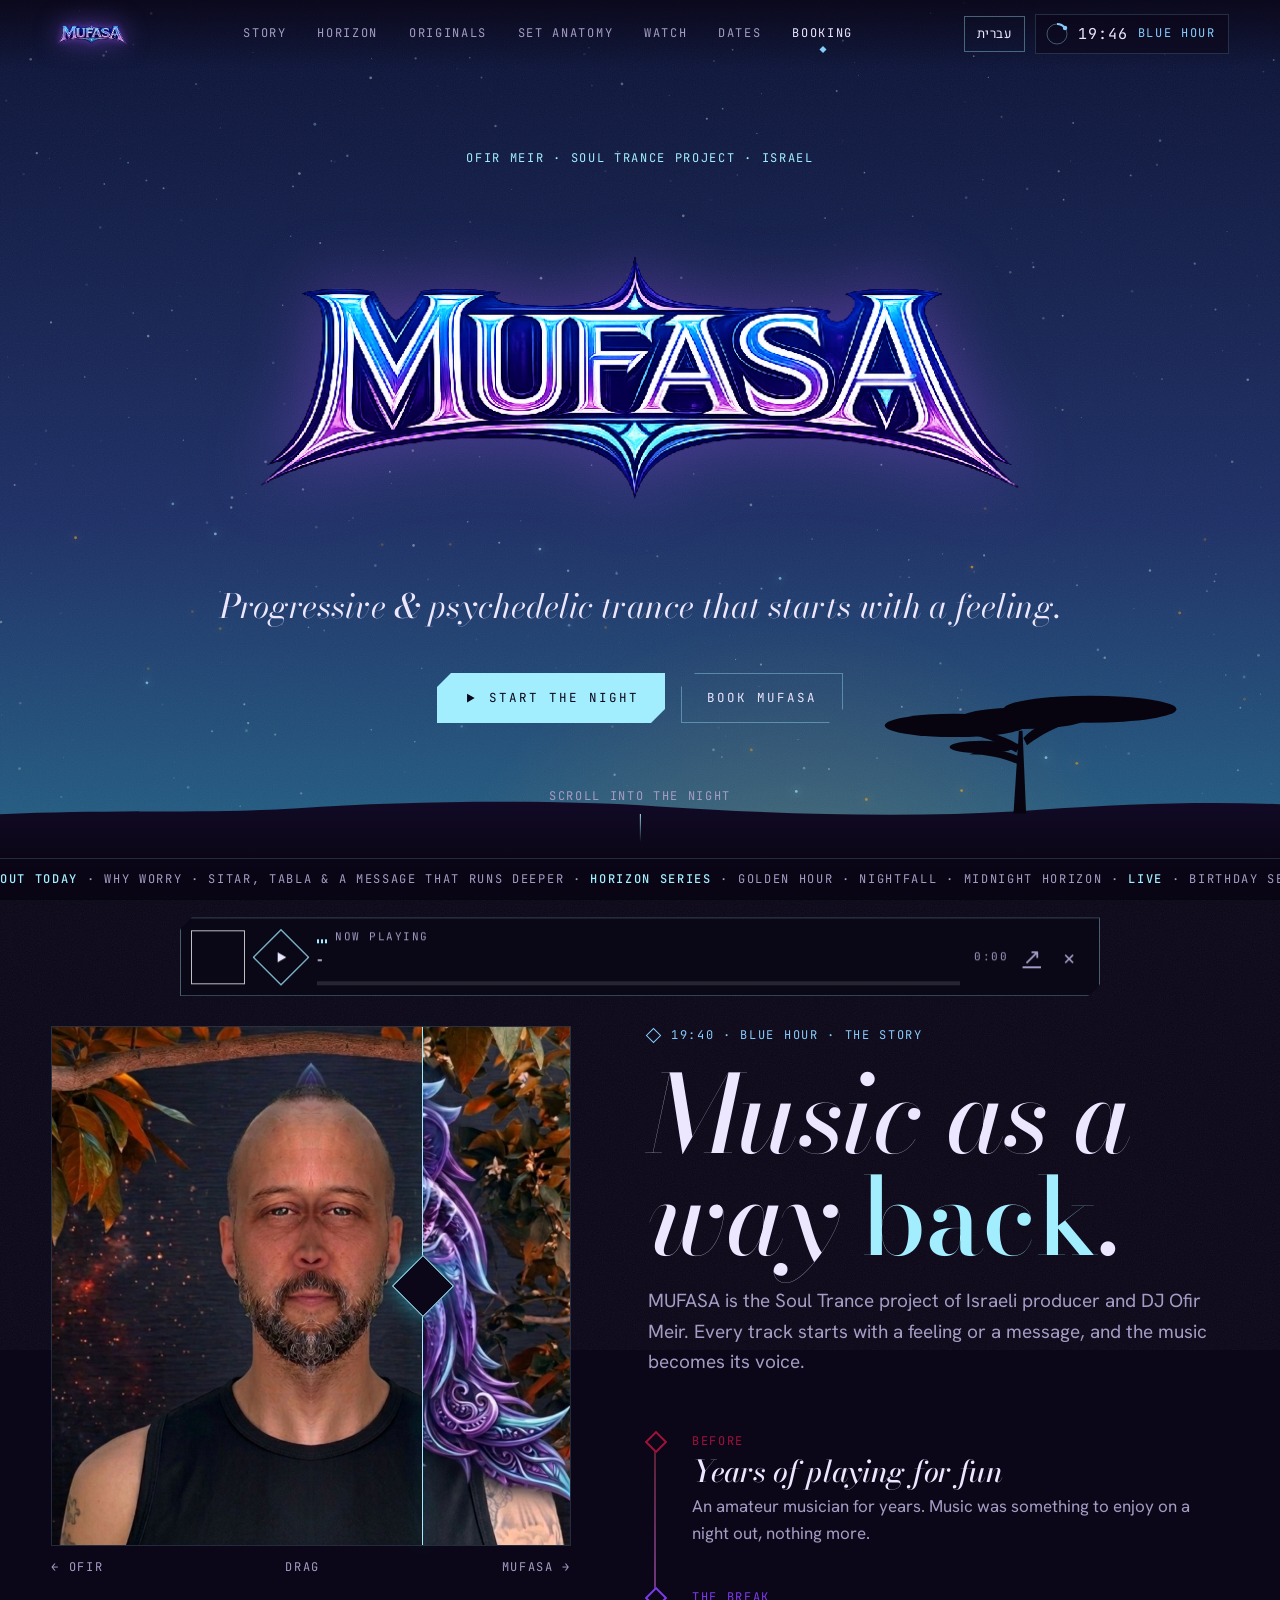
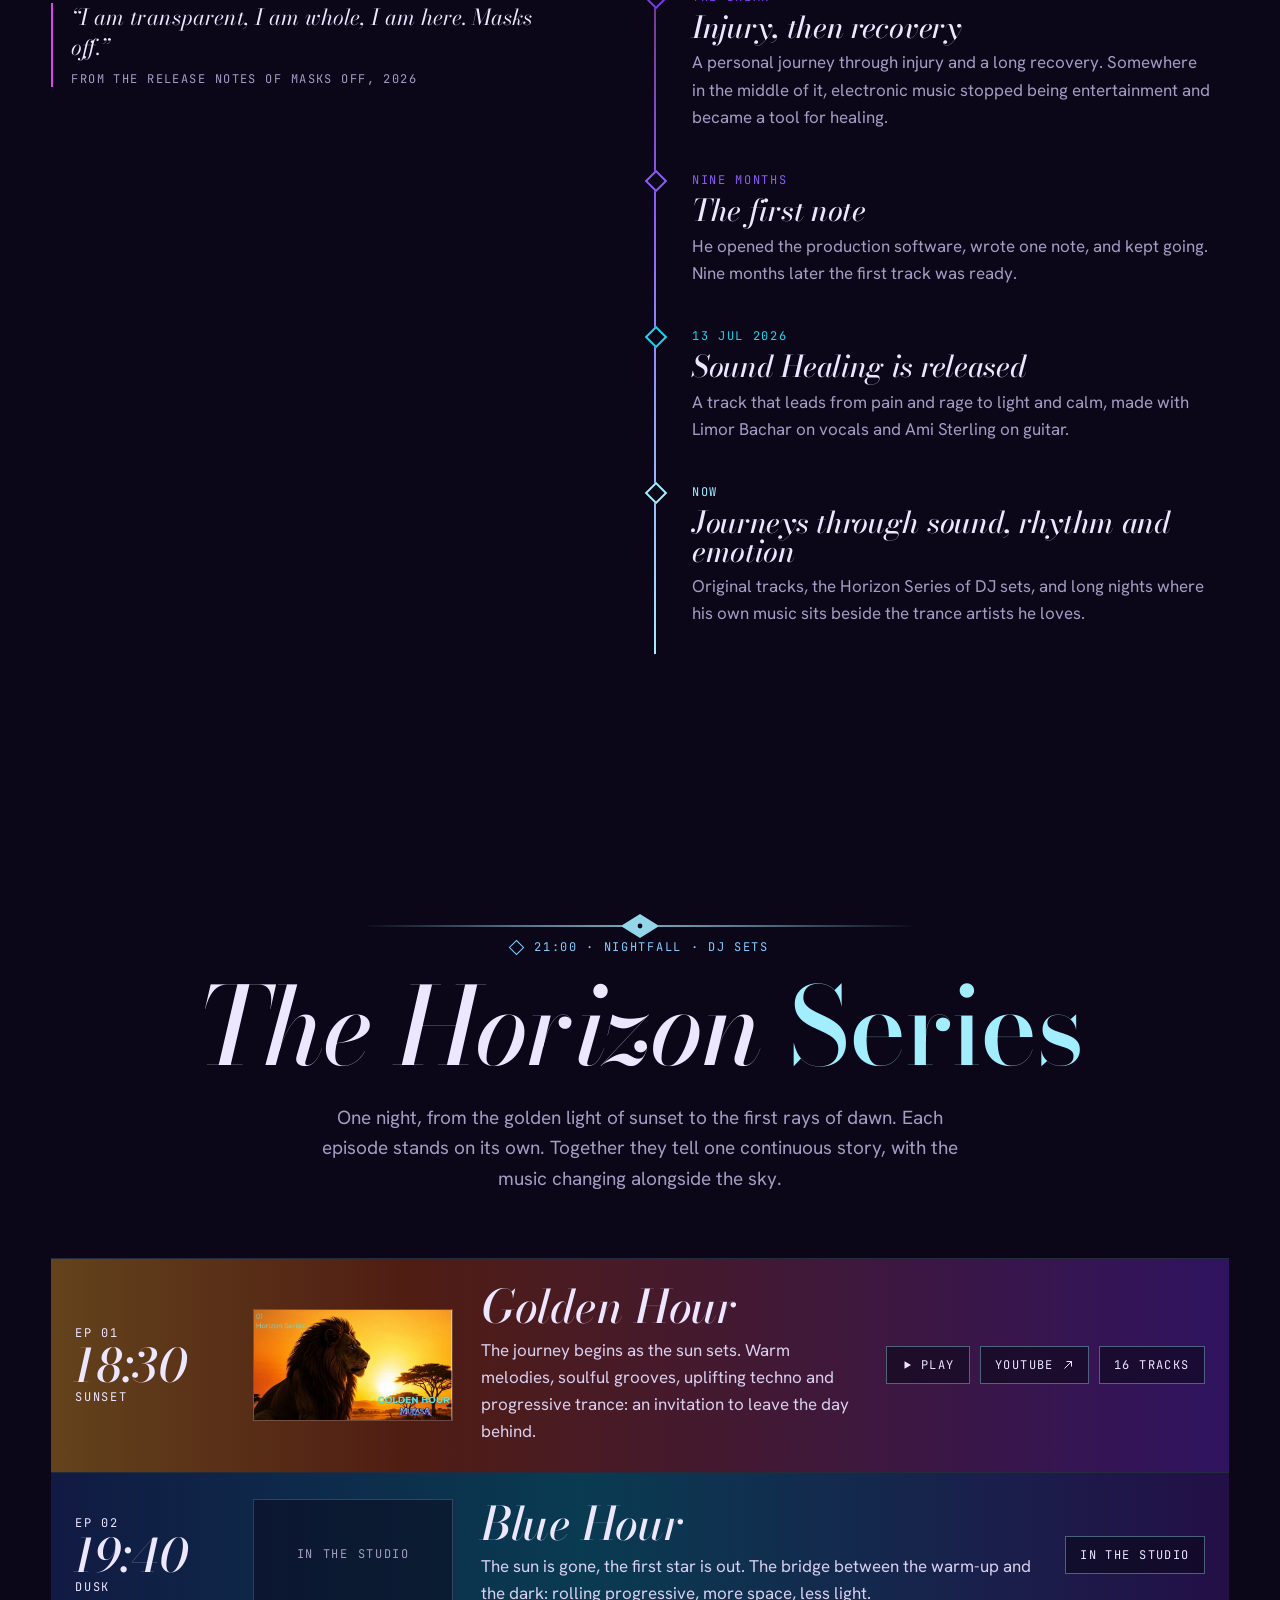
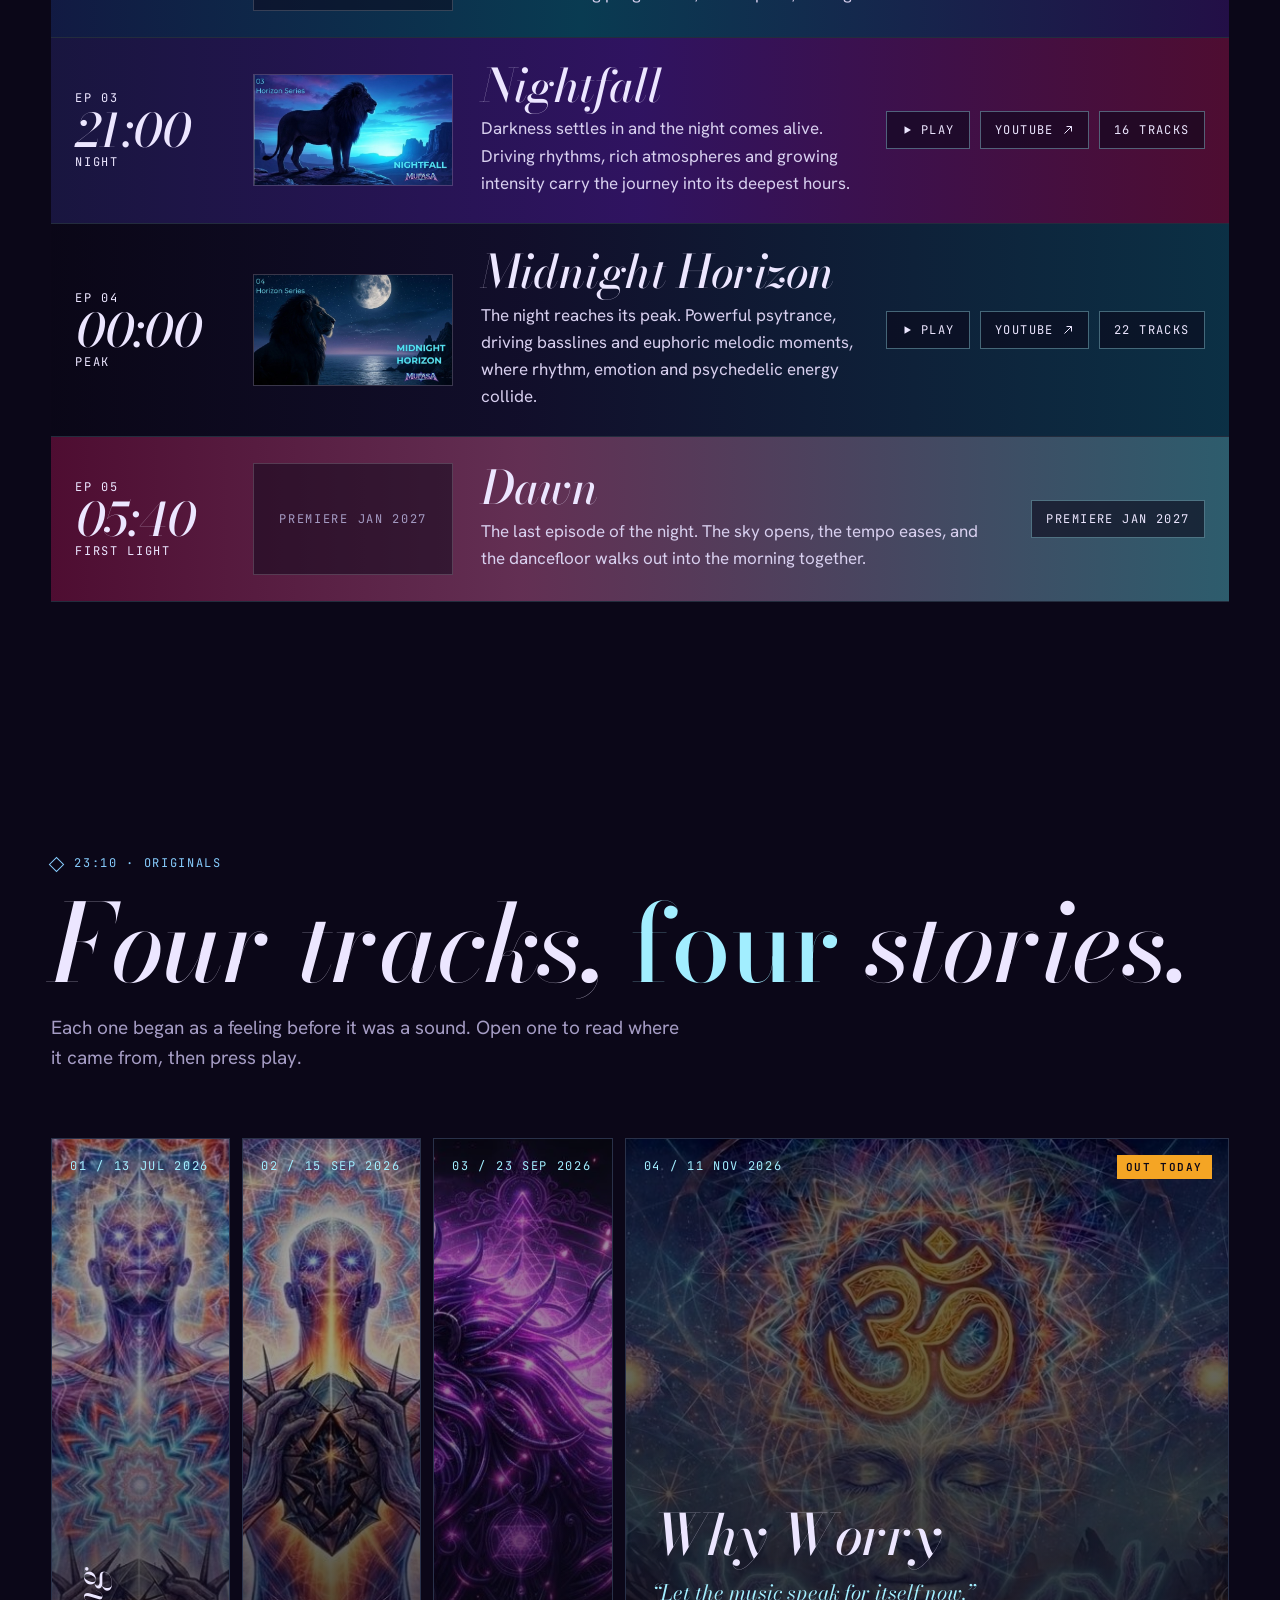
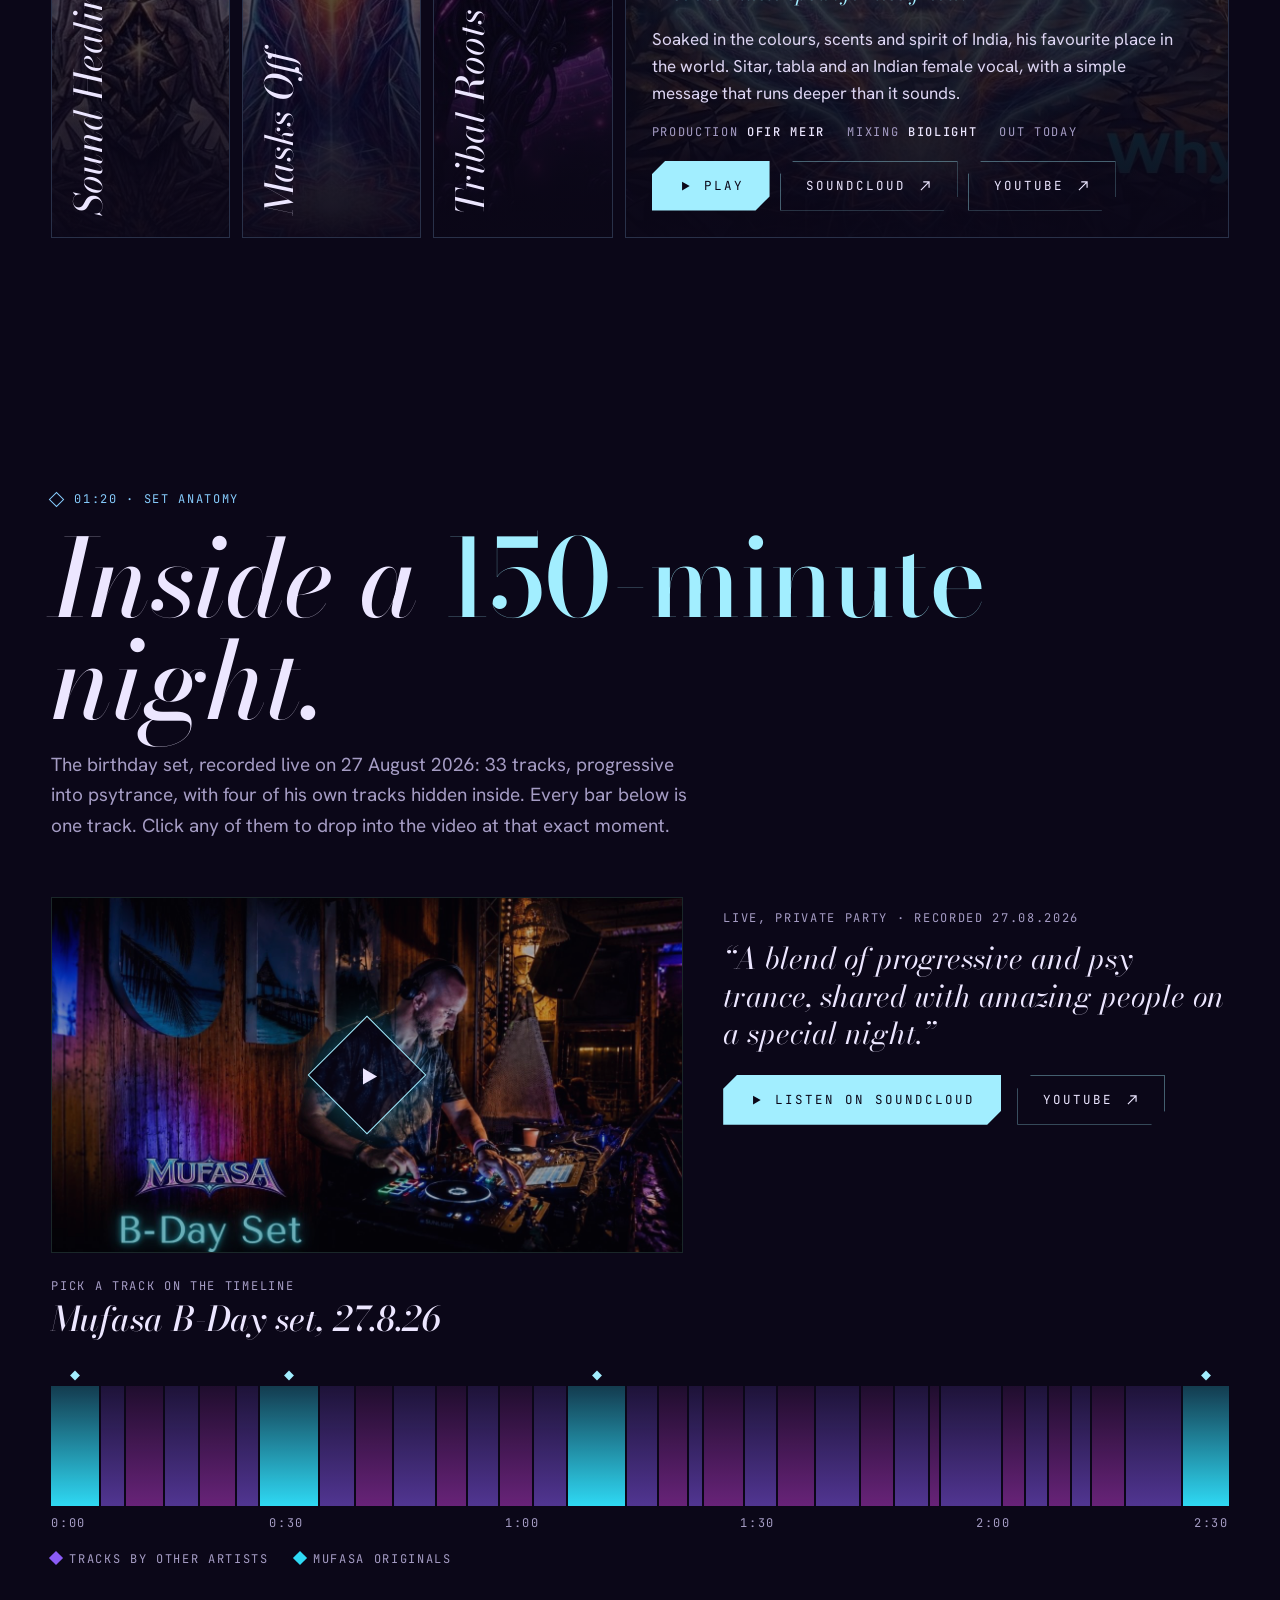
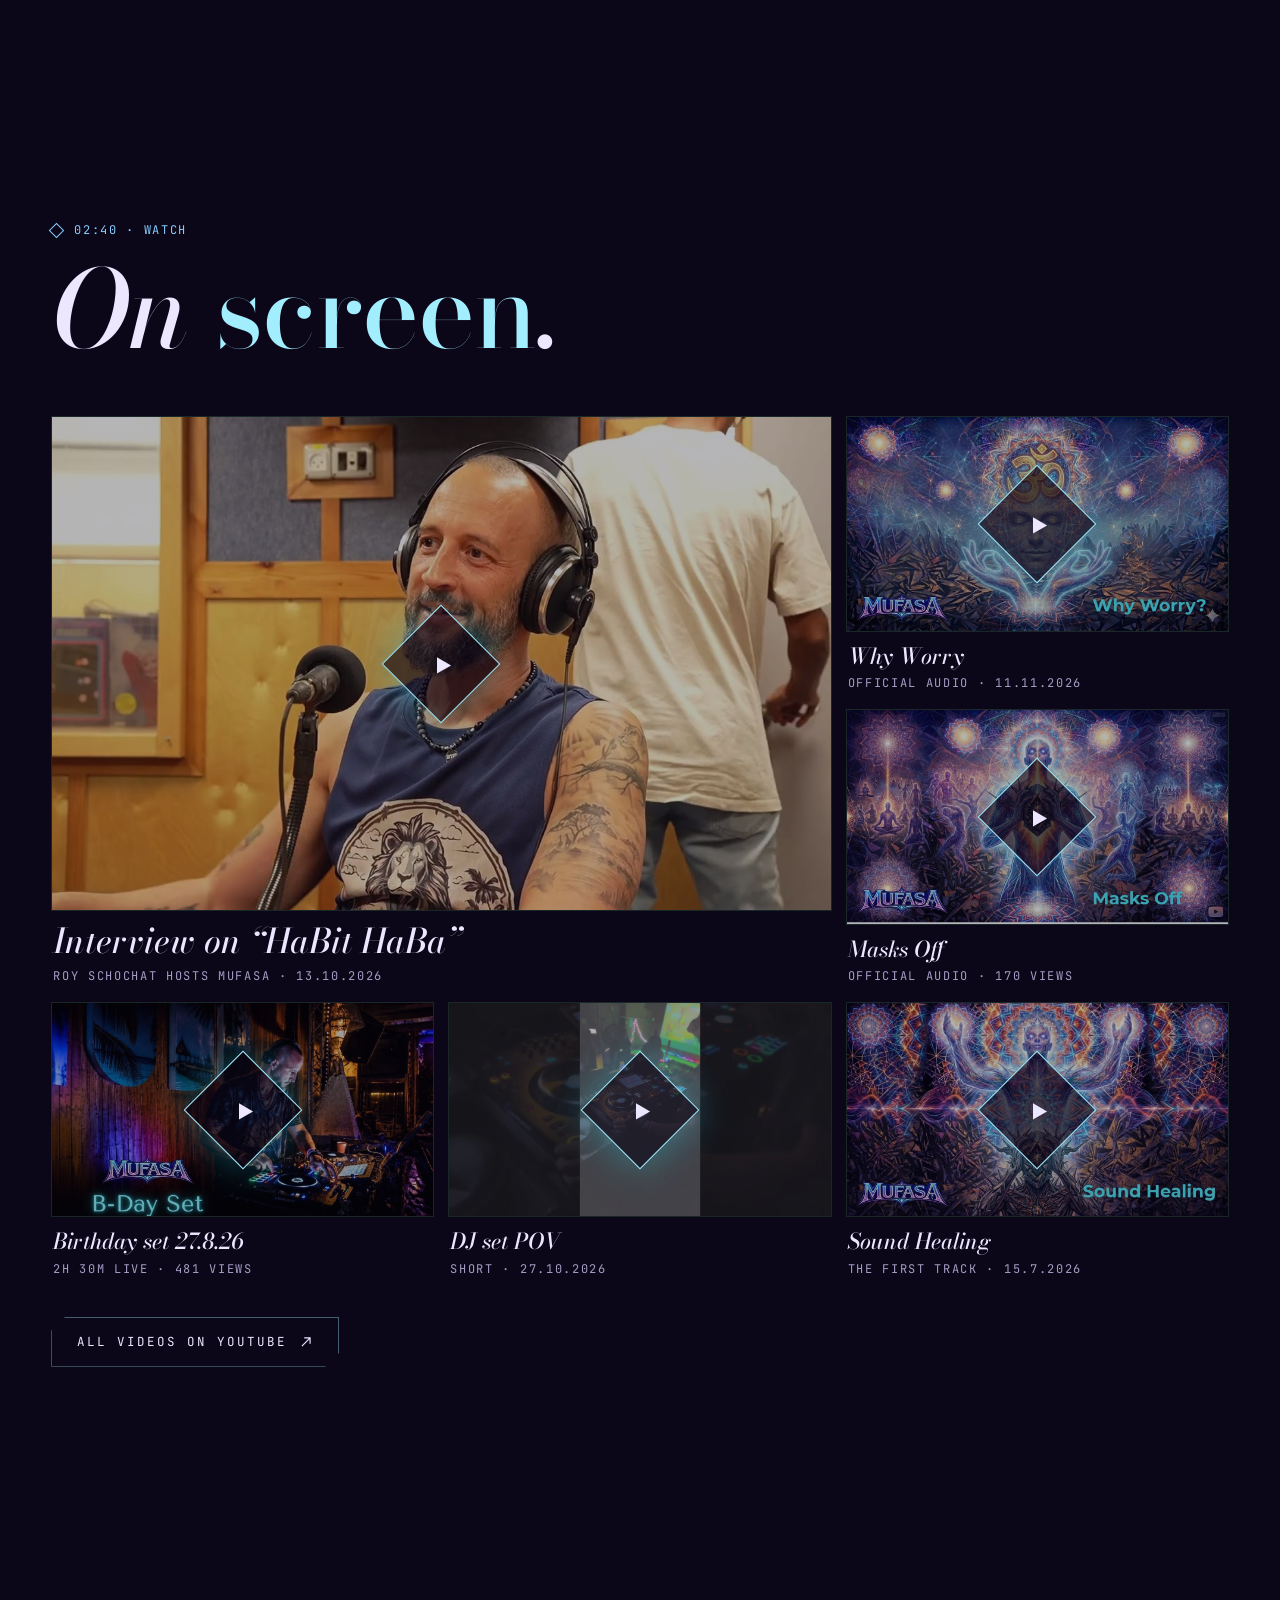
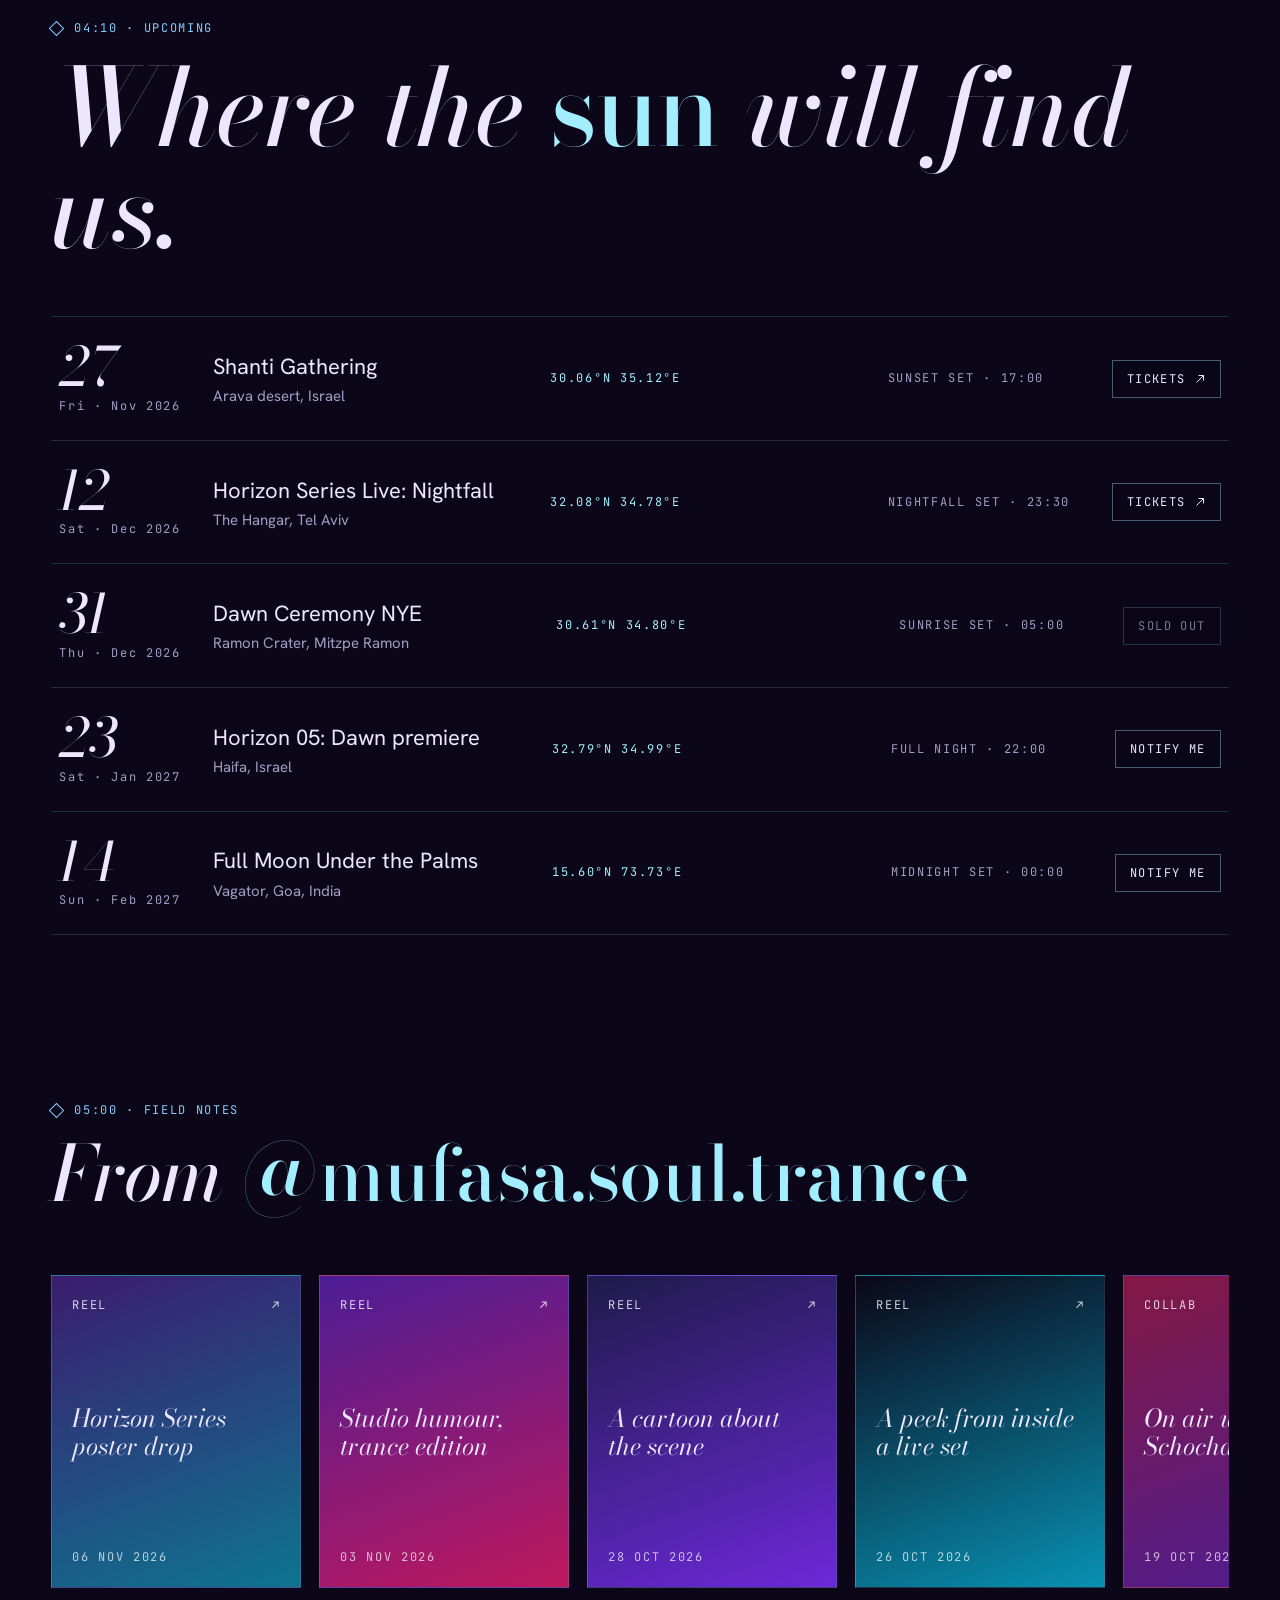
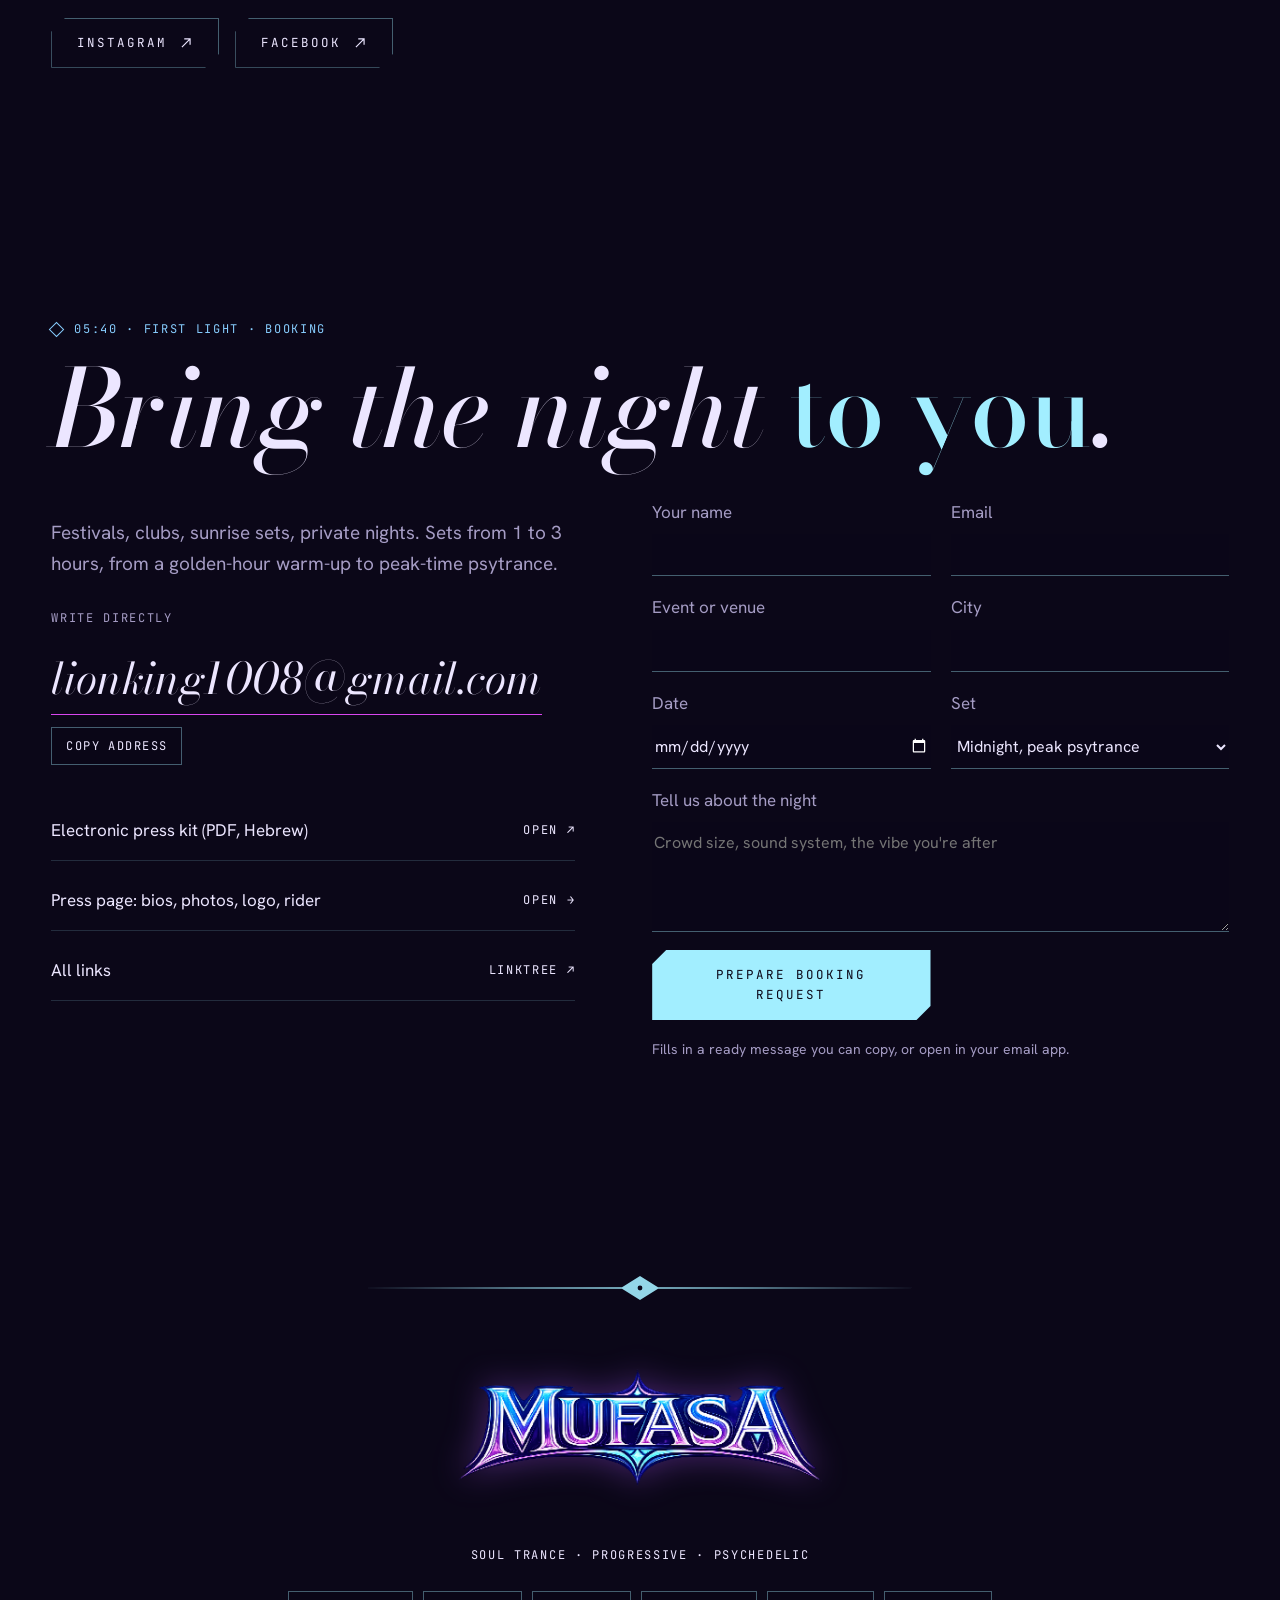
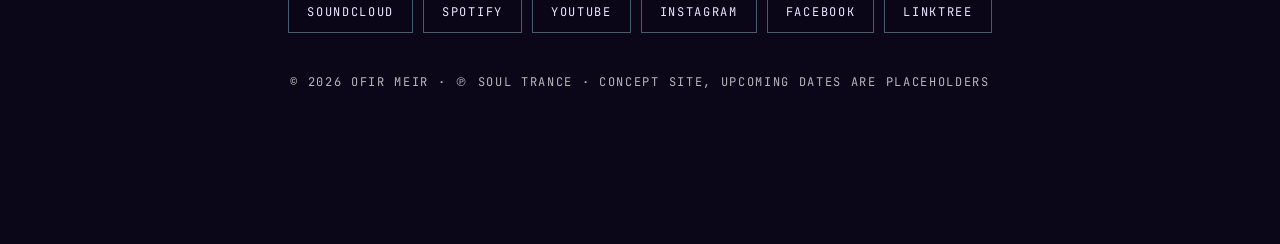
<file: index.html>
<!doctype html>
<html lang="en" dir="ltr">
<head>
<meta charset="utf-8">
<meta name="viewport" content="width=device-width, initial-scale=1">
<title>MUFASA Soul Trance</title>
<meta name="description" content="MUFASA is the Soul Trance project of Israeli producer and DJ Ofir Meir. Progressive and psychedelic trance with emotional storytelling.">
<meta property="og:title" content="MUFASA | Soul Trance">
<meta property="og:image" content="assets/img/ofir-lion.jpg">
<meta name="theme-color" content="#0b0718">
<link rel="icon" href="assets/img/favicon.svg" type="image/svg+xml">
<link rel="preconnect" href="https://fonts.googleapis.com">
<link rel="preconnect" href="https://fonts.gstatic.com" crossorigin>
<link href="https://fonts.googleapis.com/css2?family=Bodoni+Moda:ital,opsz,wght@0,6..96,400..700;1,6..96,400..700&family=Bellefair&family=Heebo:wght@400;500;600&family=Hanken+Grotesk:wght@400;500;600&family=JetBrains+Mono:wght@400;500&display=swap" rel="stylesheet">
<link rel="stylesheet" href="assets/css/site.css">
<!--HEAD-END-->
</head>
<body>

<div class="sky" aria-hidden="true"></div>
<canvas id="skyCanvas" aria-hidden="true"></canvas>
<div class="grain" aria-hidden="true"></div>

<svg width="0" height="0" style="position:absolute" aria-hidden="true">
  <symbol id="spark" viewBox="0 0 560 24">
    <path d="M0 12 L262 11.2 L280 0 L298 11.2 L560 12 L298 12.8 L280 24 L262 12.8 Z" fill="currentColor" opacity=".9"/>
    <circle cx="280" cy="12" r="2.4" fill="#0b0718"/>
  </symbol>
  <symbol id="i-play" viewBox="0 0 24 24"><path d="M7 4.5v15l13-7.5z" fill="currentColor"/></symbol>
  <symbol id="i-pause" viewBox="0 0 24 24"><path d="M6 4h4.5v16H6zM13.5 4H18v16h-4.5z" fill="currentColor"/></symbol>
  <symbol id="i-arrow" viewBox="0 0 24 24"><path d="M5 19L19 5M9 5h10v10" stroke="currentColor" stroke-width="2" fill="none"/></symbol>
</svg>

<header class="bar">
  <a class="bar__mark" href="#top" aria-label="MUFASA"><img src="assets/img/mufasa-logo.png" alt="MUFASA"></a>
  <nav id="nav" class="mono" aria-label="Main">
    <a href="#story" data-i18n="nav.story">Story</a>
    <a href="#horizon" data-i18n="nav.horizon">Horizon</a>
    <a href="#originals" data-i18n="nav.originals">Originals</a>
    <a href="#anatomy" data-i18n="nav.anatomy">Set anatomy</a>
    <a href="#watch" data-i18n="nav.watch">Watch</a>
    <a href="#dates" data-i18n="nav.dates">Dates</a>
    <a href="#book" data-i18n="nav.book">Booking</a>
  </nav>
  <div class="bar__right">
    <button class="lang mono" id="langBtn" type="button" lang="he" aria-label="Switch language">עברית</button>
    <div class="clock">
      <svg class="clock__dial" viewBox="0 0 22 22" aria-hidden="true">
        <circle cx="11" cy="11" r="10" fill="none" stroke="rgba(162,238,255,.35)"/>
        <path id="dialArc" d="" fill="none" stroke="var(--phase-accent)" stroke-width="2"/>
        <circle id="dialDot" cx="11" cy="1" r="2.2" fill="var(--phase-accent)"/>
      </svg>
      <span class="clock__time" id="clockTime">18:30</span>
      <span class="clock__phase mono" id="clockPhase">Golden hour</span>
    </div>
    <button class="burger mono" id="burger" type="button" aria-expanded="false" aria-controls="nav" data-i18n="nav.menu">Menu</button>
  </div>
</header>

<main id="top">

  <section class="hero" data-phase="0">
    <div class="hero__inner">
      <p class="hero__kicker mono" data-i18n="hero.kicker">Ofir Meir &middot; Soul Trance Project &middot; Israel</p>
      <h1><img class="hero__logo" src="assets/img/mufasa-logo.png" alt="MUFASA"></h1>
      <p class="hero__line" data-i18n="hero.line">Progressive &amp; psychedelic trance that starts with a feeling.</p>
      <div class="hero__cta">
        <a class="btn" data-play="ep-01" href="https://soundcloud.com/mufasa_ofir_meir/01-rec-2026-11-05" target="_blank" rel="noopener"><svg><use href="#i-play"/></svg> <span data-i18n="hero.start">Start the night</span></a>
        <a class="btn btn--ghost" href="#book" data-i18n="hero.book">Book MUFASA</a>
      </div>
    </div>
    <svg class="horizon-svg" viewBox="0 0 1600 340" preserveAspectRatio="xMidYMax slice" aria-hidden="true">
      <defs>
        <linearGradient id="ground" x1="0" y1="0" x2="0" y2="1">
          <stop offset="0" stop-color="#120a26"/><stop offset="1" stop-color="#05030b"/>
        </linearGradient>
      </defs>
      <path d="M0 250 C180 236 300 246 420 238 S700 228 820 236 1100 250 1240 240 1480 230 1600 238 V340 H0Z" fill="url(#ground)"/>
      <g fill="#07040f">
        <path d="M1215 244 l6-92 4 0 4 92z"/>
        <path d="M1222 168 c-30 -18 -64 -20 -96 -14 c34 -2 62 4 92 22z M1226 160 c26 -26 70 -34 112 -30 c-40 4 -76 14 -108 38z M1224 182 c-18 -10 -40 -10 -58 -4 c20 0 38 4 56 12z"/>
        <ellipse cx="1150" cy="146" rx="78" ry="13"/>
        <ellipse cx="1300" cy="128" rx="96" ry="15"/>
        <ellipse cx="1226" cy="138" rx="70" ry="12"/>
        <ellipse cx="1180" cy="170" rx="36" ry="7"/>
      </g>
      <path id="grass" fill="#07040f" d=""/>
    </svg>
    <div class="scroll-hint mono"><span data-i18n="hero.scroll">Scroll into the night</span><i></i></div>
    <div class="hero__ticker mono" aria-hidden="true"><span id="ticker"></span></div>
  </section>

  <section id="story" data-phase="1">
    <div class="wrap story__grid">
      <div class="rv">
        <div class="masks" id="masks" role="slider" tabindex="0" aria-label="Masks off" aria-valuemin="0" aria-valuemax="100" aria-valuenow="50">
          <img src="assets/img/mask-human.jpg" alt="Ofir Meir">
          <img class="masks__lion" src="assets/img/mask-lion.jpg" alt="The MUFASA lion">
          <div class="masks__handle"></div>
        </div>
        <div class="masks__labels mono"><span data-i18n="masks.l">&larr; Ofir</span><span data-i18n="masks.m">Drag</span><span data-i18n="masks.r">Mufasa &rarr;</span></div>
        <p class="masks__quote" data-i18n="masks.q">&ldquo;I am transparent, I am whole, I am here. Masks off.&rdquo;<small>From the release notes of Masks Off, 2026</small></p>
      </div>
      <div>
        <p class="eyebrow mono rv" data-i18n="story.eyebrow">19:40 &middot; Blue hour &middot; The story</p>
        <h2 class="rv" data-i18n="story.h2">Music as a way <em>back</em>.</h2>
        <p class="lede rv" data-i18n="story.lede">MUFASA is the Soul Trance project of Israeli producer and DJ Ofir Meir. Every track starts with a feeling or a message, and the music becomes its voice.</p>
        <ol class="path">
          <li class="rv" style="--dot:#9f1239"><span class="mono" data-i18n="p1.k">Before</span><h3 data-i18n="p1.h">Years of playing for fun</h3><p data-i18n="p1.p">An amateur musician for years. Music was something to enjoy on a night out, nothing more.</p></li>
          <li class="rv" style="--dot:#7c3aed"><span class="mono" data-i18n="p2.k">The break</span><h3 data-i18n="p2.h">Injury, then recovery</h3><p data-i18n="p2.p">A personal journey through injury and a long recovery. Somewhere in the middle of it, electronic music stopped being entertainment and became a tool for healing.</p></li>
          <li class="rv" style="--dot:#8b5cf6"><span class="mono" data-i18n="p3.k">Nine months</span><h3 data-i18n="p3.h">The first note</h3><p data-i18n="p3.p">He opened the production software, wrote one note, and kept going. Nine months later the first track was ready.</p></li>
          <li class="rv" style="--dot:#22d3ee"><span class="mono" data-i18n="p4.k">13 Jul 2026</span><h3 data-i18n="p4.h">Sound Healing is released</h3><p data-i18n="p4.p">A track that leads from pain and rage to light and calm, made with Limor Bachar on vocals and Ami Sterling on guitar.</p></li>
          <li class="rv" style="--dot:#a2eeff"><span class="mono" data-i18n="p5.k">Now</span><h3 data-i18n="p5.h">Journeys through sound, rhythm and emotion</h3><p data-i18n="p5.p">Original tracks, the Horizon Series of DJ sets, and long nights where his own music sits beside the trance artists he loves.</p></li>
        </ol>
      </div>
    </div>
  </section>

  <section id="horizon" data-phase="2">
    <div class="wrap">
      <svg class="spark rv" aria-hidden="true"><use href="#spark"/></svg>
      <p class="eyebrow mono rv center" data-i18n="hz.eyebrow">21:00 &middot; Nightfall &middot; DJ sets</p>
      <h2 class="rv center" data-i18n="hz.h2">The Horizon <em>Series</em></h2>
      <p class="lede rv center" data-i18n="hz.lede">One night, from the golden light of sunset to the first rays of dawn. Each episode stands on its own. Together they tell one continuous story, with the music changing alongside the sky.</p>
      <div class="strata" id="strata"></div>
    </div>
  </section>

  <section id="originals" data-phase="3">
    <div class="wrap">
      <p class="eyebrow mono rv" data-i18n="or.eyebrow">23:10 &middot; Originals</p>
      <h2 class="rv" data-i18n="or.h2">Four tracks, <em>four</em> stories.</h2>
      <p class="lede rv" data-i18n="or.lede">Each one began as a feeling before it was a sound. Open one to read where it came from, then press play.</p>
      <div class="slabs" id="slabs"></div>
    </div>
  </section>

  <section id="anatomy" data-phase="3.4">
    <div class="wrap">
      <p class="eyebrow mono rv" data-i18n="an.eyebrow">01:20 &middot; Set anatomy</p>
      <h2 class="rv" data-i18n="an.h2">Inside a <em>150-minute</em> night.</h2>
      <p class="lede rv" data-i18n="an.lede">The birthday set, recorded live on 27 August 2026: 33 tracks, progressive into psytrance, with four of his own tracks hidden inside. Every bar below is one track. Click any of them to drop into the video at that exact moment.</p>
      <div class="anatomy__stage">
        <div class="rv">
          <div class="yt-frame" id="bdayFrame"></div>
          <div class="now-track" id="nowTrack"><span class="mono" data-i18n="an.pick">Pick a track on the timeline</span><strong>Mufasa B-Day set, 27.8.26</strong></div>
        </div>
        <div class="rv">
          <p class="mono" style="color:var(--mist)" data-i18n="an.meta">Live, private party &middot; Recorded 27.08.2026</p>
          <p class="big-quote" data-i18n="an.quote">&ldquo;A blend of progressive and psy trance, shared with amazing people on a special night.&rdquo;</p>
          <div class="hero__cta start">
            <a class="btn" data-play="bday" href="https://soundcloud.com/mufasa_ofir_meir/mufasa-b-day-set-27-8-26" target="_blank" rel="noopener"><svg><use href="#i-play"/></svg> <span data-i18n="an.sc">Listen on SoundCloud</span></a>
            <a class="btn btn--ghost" href="https://www.youtube.com/watch?v=07K_ATuu5UI" target="_blank" rel="noopener">YouTube <svg><use href="#i-arrow"/></svg></a>
          </div>
        </div>
      </div>
      <div class="timeline rv">
        <div class="timeline__bar" id="timeline" role="list" aria-label="Birthday set tracks"></div>
        <div class="timeline__ticks mono" id="ticks"></div>
        <div class="timeline__legend mono"><span><i></i><span data-i18n="an.lg1">Tracks by other artists</span></span><span><i class="c"></i><span data-i18n="an.lg2">MUFASA originals</span></span></div>
      </div>
    </div>
  </section>

  <section id="watch" data-phase="3.8">
    <div class="wrap">
      <p class="eyebrow mono rv" data-i18n="w.eyebrow">02:40 &middot; Watch</p>
      <h2 class="rv" data-i18n="w.h2">On <em>screen</em>.</h2>
      <div class="reel" id="reel"></div>
      <div class="hero__cta rv start" style="margin-top:36px">
        <a class="btn btn--ghost" href="https://www.youtube.com/@MufasaSoulTrance" target="_blank" rel="noopener"><span data-i18n="w.all">All videos on YouTube</span> <svg><use href="#i-arrow"/></svg></a>
      </div>
    </div>
  </section>

  <section id="dates" data-phase="4.2">
    <div class="wrap">
      <p class="eyebrow mono rv" data-i18n="d.eyebrow">04:10 &middot; Upcoming</p>
      <h2 class="rv" data-i18n="d.h2">Where the <em>sun</em> will find us.</h2>
      <div class="dates" id="datesList"></div>
    </div>
  </section>

  <section id="notes" data-phase="4.5" style="padding-top:40px">
    <div class="wrap">
      <p class="eyebrow mono rv" data-i18n="n.eyebrow">05:00 &middot; Field notes</p>
      <h2 class="rv h2-sm" data-i18n="n.h2">From <em>@mufasa.soul.trance</em></h2>
      <div class="notes" id="notesList"></div>
      <div class="hero__cta start">
        <a class="btn btn--ghost" href="https://www.instagram.com/mufasa.soul.trance/" target="_blank" rel="noopener">Instagram <svg><use href="#i-arrow"/></svg></a>
        <a class="btn btn--ghost" href="https://www.facebook.com/profile.php?id=61590630098518" target="_blank" rel="noopener">Facebook <svg><use href="#i-arrow"/></svg></a>
      </div>
    </div>
  </section>

  <section id="book" data-phase="5">
    <div class="wrap">
      <p class="eyebrow mono rv" data-i18n="b.eyebrow">05:40 &middot; First light &middot; Booking</p>
      <h2 class="rv" data-i18n="b.h2">Bring the night <em>to you</em>.</h2>
      <div class="book__grid">
        <div class="rv">
          <p class="lede" data-i18n="b.lede">Festivals, clubs, sunrise sets, private nights. Sets from 1 to 3 hours, from a golden-hour warm-up to peak-time psytrance.</p>
          <p class="mono" style="color:var(--mist);margin-top:30px" data-i18n="b.write">Write directly</p>
          <p class="book__mail" id="mailAddr" dir="ltr">lionking1008@gmail.com</p>
          <button class="chip" type="button" id="copyMail" data-i18n="b.copyMail">Copy address</button>
          <div class="kit">
            <a href="https://drive.google.com/file/d/1Fjq1RikZKZyQO_E6P6zsSL9gJOrPjirK/view" target="_blank" rel="noopener"><span data-i18n="b.kit1">Electronic press kit (PDF, Hebrew)</span><span class="mono"><span data-i18n="b.open">Open</span> &nearr;</span></a>
            <a href="press.html" id="pressLink"><span data-i18n="b.kit2">Press page: bios, photos, logo, rider</span><span class="mono"><span data-i18n="b.open">Open</span> &rarr;</span></a>
            <a href="https://linktr.ee/mufasa.soul.trance" target="_blank" rel="noopener"><span data-i18n="b.kit3">All links</span><span class="mono">Linktree &nearr;</span></a>
          </div>
        </div>
        <div class="rv">
          <form class="form" id="bookForm">
            <label for="f-name"><span data-i18n="f.name">Your name</span><input id="f-name" name="name" required autocomplete="name"></label>
            <label for="f-email"><span data-i18n="f.email">Email</span><input id="f-email" name="email" type="email" required autocomplete="email" dir="ltr"></label>
            <label for="f-event"><span data-i18n="f.event">Event or venue</span><input id="f-event" name="event" required></label>
            <label for="f-city"><span data-i18n="f.city">City</span><input id="f-city" name="city"></label>
            <label for="f-date"><span data-i18n="f.date">Date</span><input id="f-date" name="date" type="date"></label>
            <label for="f-slot"><span data-i18n="f.slot">Set</span>
              <select id="f-slot" name="slot">
                <option value="o1" data-i18n="f.o1">Golden hour warm-up</option>
                <option value="o2" data-i18n="f.o2">Nightfall, progressive</option>
                <option value="o3" data-i18n="f.o3" selected>Midnight, peak psytrance</option>
                <option value="o4" data-i18n="f.o4">Sunrise closing set</option>
                <option value="o5" data-i18n="f.o5">A full Horizon night (3h)</option>
              </select>
            </label>
            <label class="full" for="f-msg"><span data-i18n="f.msg">Tell us about the night</span><textarea id="f-msg" name="msg" data-i18n-ph="f.msgPh" placeholder="Crowd size, sound system, the vibe you're after"></textarea></label>
            <button class="btn" type="submit" data-i18n="f.submit">Prepare booking request</button>
            <p class="form__note" data-i18n="f.note">Fills in a ready message you can copy, or open in your email app.</p>
          </form>
          <div class="ready" id="ready" hidden>
            <p class="mono" data-i18n="f.ready">Your message is ready. Copy it and send it to lionking1008@gmail.com.</p>
            <pre id="readyText"></pre>
            <div class="hero__cta start">
              <button class="btn" type="button" id="copyMsg" data-i18n="f.copy">Copy message</button>
              <a class="btn btn--ghost" id="mailApp" href="mailto:lionking1008@gmail.com" data-i18n="f.mailapp">Open in email app</a>
            </div>
          </div>
        </div>
      </div>
    </div>
  </section>

  <footer class="foot">
    <svg class="spark" aria-hidden="true" style="margin-bottom:40px"><use href="#spark"/></svg>
    <img class="foot__logo" src="assets/img/mufasa-logo.png" alt="MUFASA">
    <p class="mono">Soul Trance &middot; Progressive &middot; Psychedelic</p>
    <div class="platforms">
      <a href="https://soundcloud.com/mufasa_ofir_meir" target="_blank" rel="noopener">SoundCloud</a>
      <a href="https://open.spotify.com/artist/0R10ImF36hKI8UydOtklN6" target="_blank" rel="noopener">Spotify</a>
      <a href="https://www.youtube.com/@MufasaSoulTrance" target="_blank" rel="noopener">YouTube</a>
      <a href="https://www.instagram.com/mufasa.soul.trance/" target="_blank" rel="noopener">Instagram</a>
      <a href="https://www.facebook.com/profile.php?id=61590630098518" target="_blank" rel="noopener">Facebook</a>
      <a href="https://linktr.ee/mufasa.soul.trance" target="_blank" rel="noopener">Linktree</a>
    </div>
    <p class="foot__small mono" data-i18n="foot.small">&copy; 2026 Ofir Meir &middot; &#8471; Soul Trance &middot; Concept site, upcoming dates are placeholders</p>
  </footer>
</main>

<div class="dock" id="dock" aria-live="polite">
  <img class="dock__art" id="dockArt" alt="">
  <button class="dock__pp" id="dockPP" type="button" aria-label="Play or pause"><svg><use href="#i-play" id="dockIcon"/></svg></button>
  <div class="dock__info">
    <div class="dock__sub mono"><span class="dock__eq"><i></i><i></i><i></i></span><span id="dockSub">Now playing</span></div>
    <div class="dock__title" id="dockTitle">-</div>
    <div class="dock__track" id="dockTrack"><div class="dock__fill" id="dockFill"></div></div>
  </div>
  <div class="dock__right">
    <span class="dock__time mono" id="dockTime">0:00</span>
    <a class="dock__close" id="dockOpen" href="#" target="_blank" rel="noopener" aria-label="Open on SoundCloud">&nearr;</a>
    <button class="dock__close" id="dockClose" type="button" aria-label="Close player">&times;</button>
  </div>
</div>
<!--PLAYER-START-->
<iframe id="scWidget" title="SoundCloud player" allow="autoplay" src="https://w.soundcloud.com/player/?url=https%3A//api.soundcloud.com/tracks/2432885223&auto_play=false"></iframe>
<script src="https://w.soundcloud.com/player/api.js"></script>
<!--PLAYER-END-->
<div class="tip" id="tip"></div>

<script src="assets/js/data.js"></script>
<script src="assets/js/i18n.js"></script>
<script src="assets/js/sky.js"></script>
<script src="assets/js/site.js"></script>
</body>
</html>
</file>
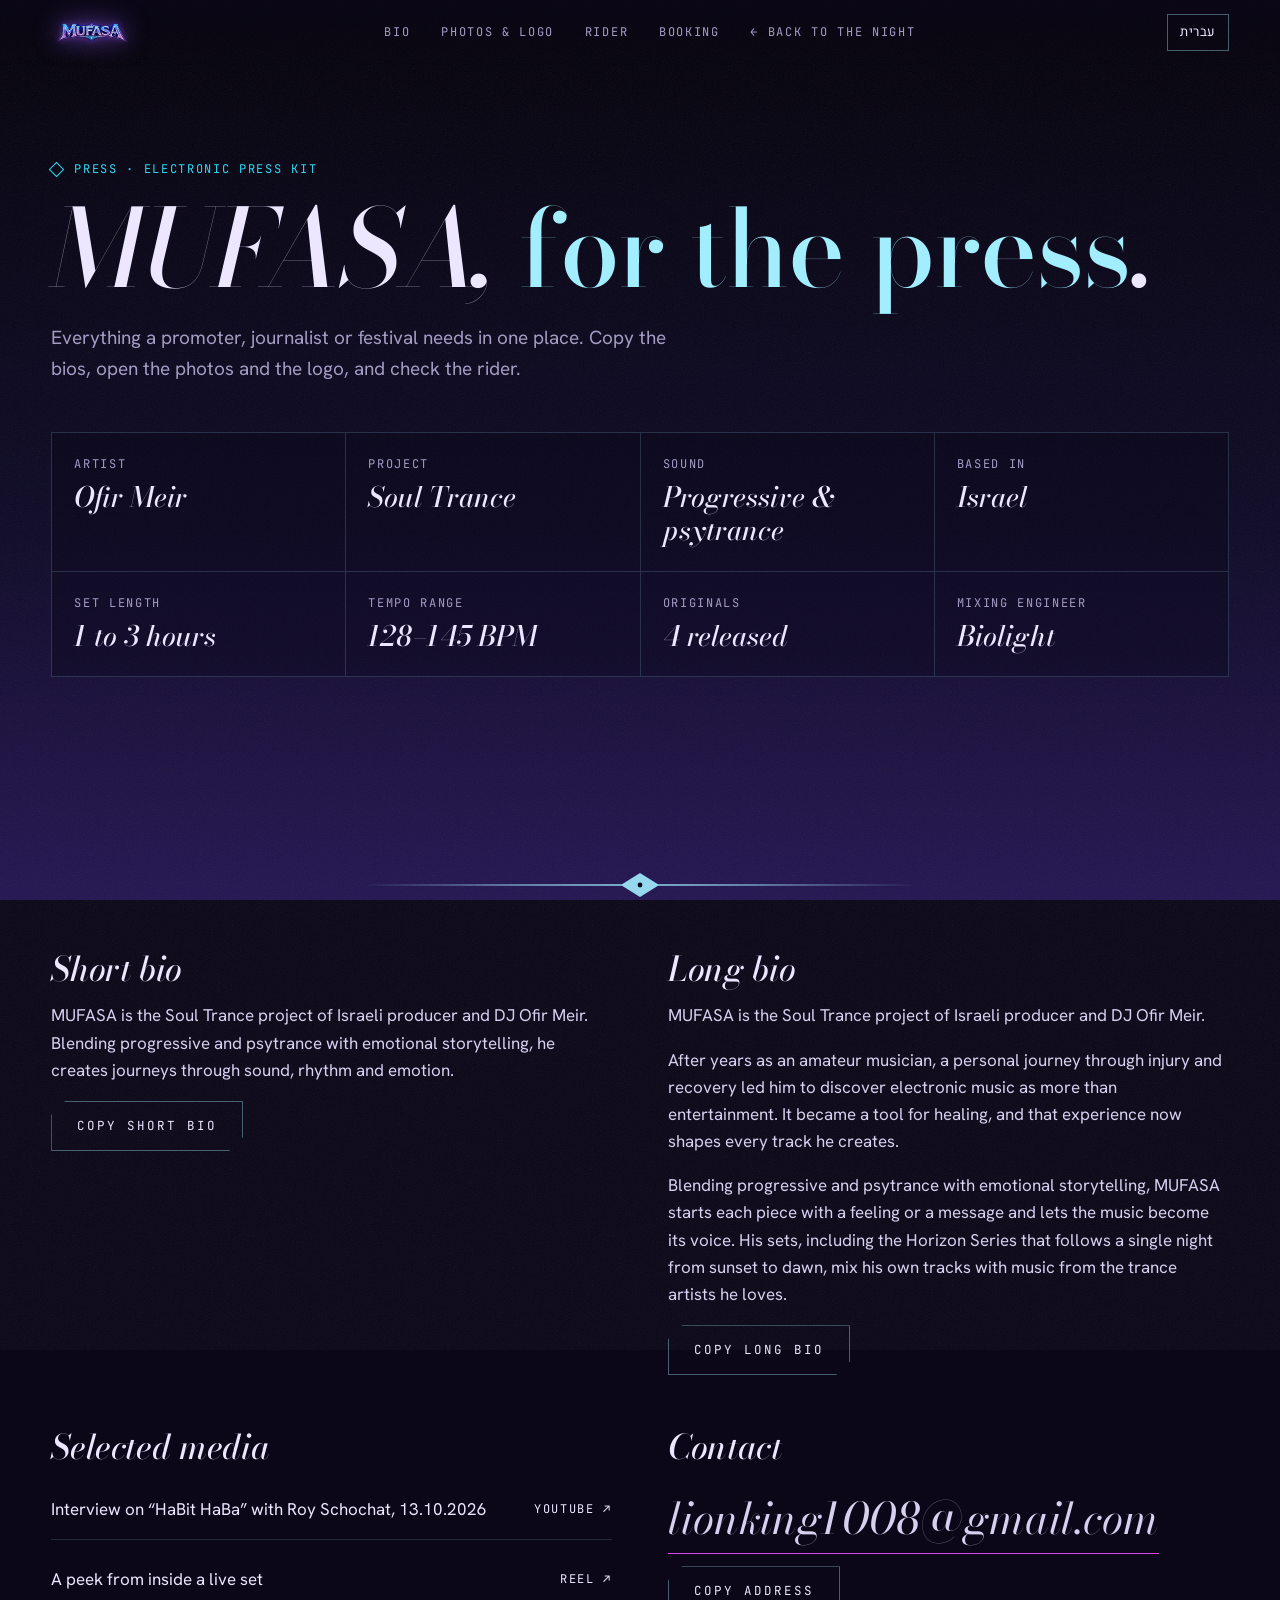
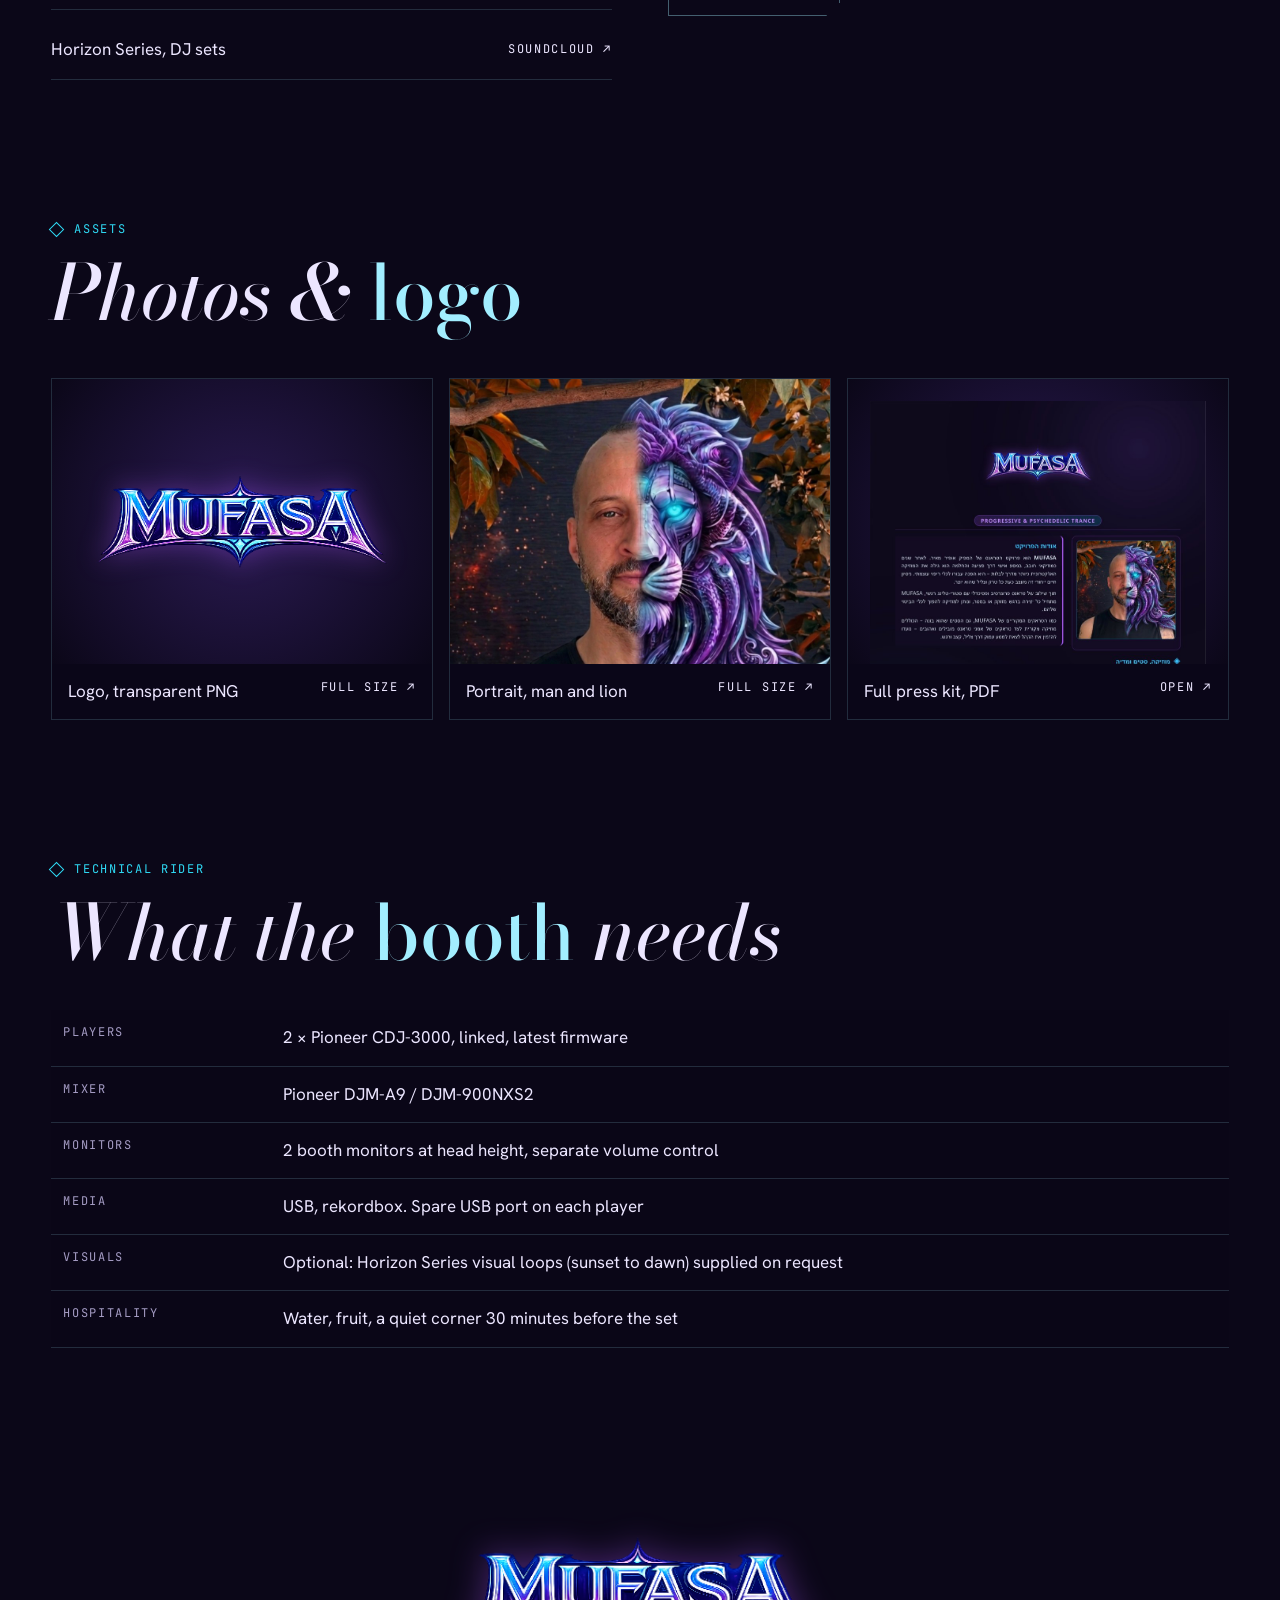
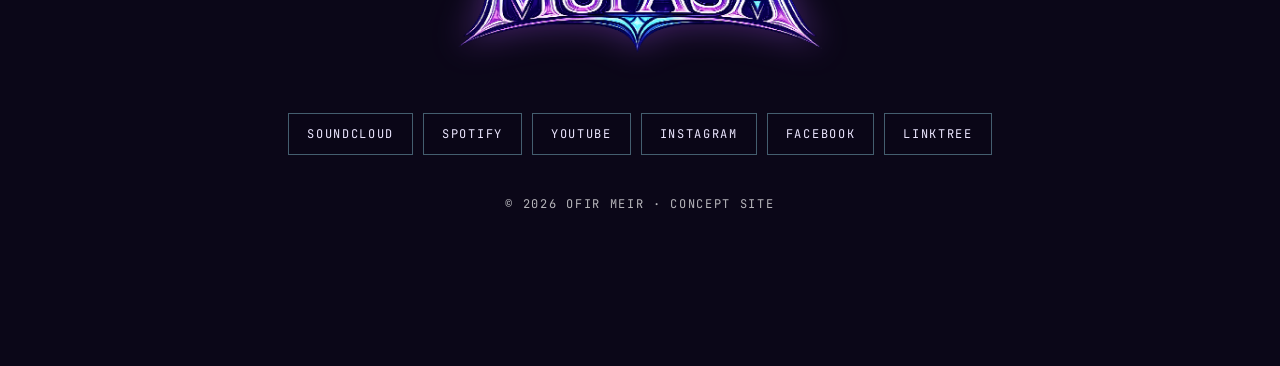
<file: press.html>
<!doctype html>
<html lang="en" dir="ltr">
<head>
<meta charset="utf-8">
<meta name="viewport" content="width=device-width, initial-scale=1">
<title>MUFASA Press Kit</title>
<meta name="description" content="Press kit for MUFASA, the Soul Trance project of Israeli producer and DJ Ofir Meir: bios, photos, logo, technical rider and contacts.">
<meta name="theme-color" content="#0b0718">
<link rel="icon" href="assets/img/favicon.svg" type="image/svg+xml">
<link rel="preconnect" href="https://fonts.googleapis.com">
<link rel="preconnect" href="https://fonts.gstatic.com" crossorigin>
<link href="https://fonts.googleapis.com/css2?family=Bodoni+Moda:ital,opsz,wght@0,6..96,400..700;1,6..96,400..700&family=Bellefair&family=Heebo:wght@400;500;600&family=Hanken+Grotesk:wght@400;500;600&family=JetBrains+Mono:wght@400;500&display=swap" rel="stylesheet">
<link rel="stylesheet" href="assets/css/site.css">
<style>
  :root { --sky-top:#04020a; --sky-mid:#0e0a26; --sky-low:#241552; --phase-accent:#2fd9f4; }
  .press-sec { padding-top: 70px; padding-bottom: 70px; }
</style>
</head>
<body>
<div class="sky" aria-hidden="true"></div>
<div class="grain" aria-hidden="true"></div>
<svg width="0" height="0" style="position:absolute" aria-hidden="true">
  <symbol id="spark" viewBox="0 0 560 24"><path d="M0 12 L262 11.2 L280 0 L298 11.2 L560 12 L298 12.8 L280 24 L262 12.8 Z" fill="currentColor" opacity=".9"/><circle cx="280" cy="12" r="2.4" fill="#0b0718"/></symbol>
  <symbol id="i-arrow" viewBox="0 0 24 24"><path d="M5 19L19 5M9 5h10v10" stroke="currentColor" stroke-width="2" fill="none"/></symbol>
</svg>

<header class="bar">
  <a class="bar__mark" href="index.html" aria-label="MUFASA"><img src="assets/img/mufasa-logo.png" alt="MUFASA"></a>
  <nav id="nav" class="mono" aria-label="Press">
    <a href="#bio" data-he="ביוגרפיה">Bio</a>
    <a href="#assets" data-he="תמונות ולוגו">Photos &amp; logo</a>
    <a href="#rider" data-he="ריידר">Rider</a>
    <a href="index.html#book" data-he="הזמנות">Booking</a>
    <a href="index.html" data-he="&rarr; חזרה ללילה">&larr; Back to the night</a>
  </nav>
  <div class="bar__right">
    <button class="lang mono" id="langBtn" type="button" lang="he">עברית</button>
    <button class="burger mono" id="burger" type="button" aria-expanded="false" aria-controls="nav" data-he="תפריט">Menu</button>
  </div>
</header>

<main>
  <section class="press-hero">
    <div class="wrap">
      <p class="eyebrow mono" data-he="עיתונות &middot; ערכת עיתונות">Press &middot; Electronic press kit</p>
      <h2 data-he="MUFASA, <em>לעיתונות</em>.">MUFASA, <em>for the press</em>.</h2>
      <p class="lede" style="margin-top:24px" data-he="כל מה שמפיק, עיתונאי או פסטיבל צריכים במקום אחד. העתיקו את הביוגרפיה, פתחו את התמונות והלוגו, ובדקו את הריידר.">Everything a promoter, journalist or festival needs in one place. Copy the bios, open the photos and the logo, and check the rider.</p>
      <div class="facts">
        <div><span class="mono" data-he="אמן">Artist</span><b data-he="אופיר מאיר">Ofir Meir</b></div>
        <div><span class="mono" data-he="פרויקט">Project</span><b>Soul Trance</b></div>
        <div><span class="mono" data-he="סגנון">Sound</span><b data-he="פרוגרסיב ופסייטראנס">Progressive &amp; psytrance</b></div>
        <div><span class="mono" data-he="בסיס">Based in</span><b data-he="ישראל">Israel</b></div>
        <div><span class="mono" data-he="אורך סט">Set length</span><b data-he="שעה עד שלוש שעות">1 to 3 hours</b></div>
        <div><span class="mono" data-he="טווח קצב">Tempo range</span><b>128&ndash;145 BPM</b></div><!-- MOCK -->
        <div><span class="mono" data-he="טראקים מקוריים">Originals</span><b data-he="4 יצאו">4 released</b></div>
        <div><span class="mono" data-he="מיקס">Mixing engineer</span><b>Biolight</b></div>
      </div>
    </div>
  </section>

  <section id="bio" class="press-sec">
    <div class="wrap">
      <svg class="spark" aria-hidden="true"><use href="#spark"/></svg>
      <div class="bio-cols">
        <div>
          <h3 data-he="ביוגרפיה קצרה">Short bio</h3>
          <p id="bioShort" data-he="MUFASA הוא פרויקט הטראנס של המפיק והדי.ג׳יי הישראלי אופיר מאיר. בשילוב של פרוגרסיב ופסייטראנס עם סיפור רגשי, הוא יוצר מסעות של צליל, קצב ורגש.">MUFASA is the Soul Trance project of Israeli producer and DJ Ofir Meir. Blending progressive and psytrance with emotional storytelling, he creates journeys through sound, rhythm and emotion.</p>
          <button class="btn btn--ghost" type="button" data-copy="bioShort" data-he="העתקת ביוגרפיה קצרה">Copy short bio</button>
        </div>
        <div>
          <h3 data-he="ביוגרפיה מלאה">Long bio</h3>
          <div id="bioLong" data-he="<p>MUFASA הוא פרויקט הטראנס של המפיק אופיר מאיר.</p><p>לאחר שנים כמוזיקאי חובב, במסע אישי דרך פציעה והחלמה הוא גילה את המוזיקה האלקטרונית כיותר מדרך לבלות: היא הפכה עבורו לכלי ריפוי עוצמתי. ניסיון חיים ייחודי זה מעצב כעת כל טרק וצליל שהוא יוצר.</p><p>MUFASA משלב טראנס פרוגרסיב ופסיכדלי עם סטורי-טלינג רגשי. כל יצירה מתחילה ברגש מזוקק או במסר, והמוזיקה הופכת לכלי הביטוי שלהם. כמו הטראקים המקוריים, גם הסטים שהוא בונה, כולל סדרת Horizon שעוקבת אחרי לילה אחד מהשקיעה ועד הזריחה, משלבים מוזיקה מקורית לצד טראקים של אמני טראנס מובילים ואהובים.</p>">
            <p>MUFASA is the Soul Trance project of Israeli producer and DJ Ofir Meir.</p>
            <p>After years as an amateur musician, a personal journey through injury and recovery led him to discover electronic music as more than entertainment. It became a tool for healing, and that experience now shapes every track he creates.</p>
            <p>Blending progressive and psytrance with emotional storytelling, MUFASA starts each piece with a feeling or a message and lets the music become its voice. His sets, including the Horizon Series that follows a single night from sunset to dawn, mix his own tracks with music from the trance artists he loves.</p>
          </div>
          <button class="btn btn--ghost" type="button" data-copy="bioLong" data-he="העתקת ביוגרפיה מלאה">Copy long bio</button>
        </div>
      </div>
      <div class="bio-cols">
        <div>
          <h3 data-he="תקשורת נבחרת">Selected media</h3>
          <div class="kit" style="margin-top:0">
            <a href="https://www.youtube.com/watch?v=49zcWd8tcqg" target="_blank" rel="noopener"><span data-he="ראיון בתכנית ״הביט הבא״ עם רועי שוחט, 13.10.2026">Interview on &ldquo;HaBit HaBa&rdquo; with Roy Schochat, 13.10.2026</span><span class="mono">YouTube &nearr;</span></a>
            <a href="https://www.instagram.com/reel/De-R0DFFBzF/" target="_blank" rel="noopener"><span data-he="הצצה מתוך סט לייב">A peek from inside a live set</span><span class="mono">Reel &nearr;</span></a>
            <a href="https://soundcloud.com/mufasa_ofir_meir/sets/mufasa-horizon-series" target="_blank" rel="noopener"><span data-he="סדרת Horizon, סטים">Horizon Series, DJ sets</span><span class="mono">SoundCloud &nearr;</span></a>
          </div>
        </div>
        <div>
          <h3 data-he="יצירת קשר">Contact</h3>
          <p class="book__mail" id="mail" dir="ltr">lionking1008@gmail.com</p>
          <button class="btn btn--ghost" type="button" data-copy="mail" data-he="העתקת הכתובת">Copy address</button>
        </div>
      </div>
    </div>
  </section>

  <section id="assets" class="press-sec">
    <div class="wrap">
      <p class="eyebrow mono" data-he="חומרים">Assets</p>
      <h2 class="h2-sm" data-he="תמונות <em>ולוגו</em>">Photos &amp; <em>logo</em></h2>
      <div class="downloads">
        <a class="dl" href="assets/img/mufasa-logo.png" target="_blank" rel="noopener"><div class="dl__img"><img class="contain" src="assets/img/mufasa-logo.png" alt="MUFASA logo"></div><div class="dl__cap"><span data-he="לוגו, PNG שקוף">Logo, transparent PNG</span><span class="mono" data-he="גודל מלא &nwarr;">Full size &nearr;</span></div></a>
        <a class="dl" href="assets/img/ofir-lion.jpg" target="_blank" rel="noopener"><div class="dl__img"><img src="assets/img/ofir-lion.jpg" alt="Ofir Meir, half portrait half lion"></div><div class="dl__cap"><span data-he="פורטרט, אדם ואריה">Portrait, man and lion</span><span class="mono" data-he="גודל מלא &nwarr;">Full size &nearr;</span></div></a>
        <a class="dl" href="https://drive.google.com/file/d/1Fjq1RikZKZyQO_E6P6zsSL9gJOrPjirK/view" target="_blank" rel="noopener"><div class="dl__img"><img class="contain" src="assets/img/epk-cover.jpg" alt="MUFASA press kit PDF"></div><div class="dl__cap"><span data-he="ערכת העיתונות המלאה, PDF">Full press kit, PDF</span><span class="mono" data-he="פתיחה &nwarr;">Open &nearr;</span></div></a>
      </div>
    </div>
  </section>

  <section id="rider" class="press-sec">
    <div class="wrap">
      <p class="eyebrow mono" data-he="ריידר טכני">Technical rider</p>
      <h2 class="h2-sm" data-he="מה צריך <em>בעמדה</em>">What the <em>booth</em> needs</h2>
      <!-- MOCK rider, for the concept -->
      <div style="overflow-x:auto">
      <table class="rider">
        <tr><th data-he="נגנים">Players</th><td data-he="2 &times; Pioneer CDJ-3000 מחוברים, קושחה עדכנית">2 &times; Pioneer CDJ-3000, linked, latest firmware</td></tr>
        <tr><th data-he="מיקסר">Mixer</th><td>Pioneer DJM-A9 / DJM-900NXS2</td></tr>
        <tr><th data-he="מוניטורים">Monitors</th><td data-he="2 מוניטורים בגובה הראש, עם שליטה נפרדת בווליום">2 booth monitors at head height, separate volume control</td></tr>
        <tr><th data-he="מדיה">Media</th><td data-he="USB, rekordbox. כניסת USB פנויה בכל נגן">USB, rekordbox. Spare USB port on each player</td></tr>
        <tr><th data-he="ויז׳ואלס">Visuals</th><td data-he="אופציונלי: לופים ויזואליים של סדרת Horizon (משקיעה לזריחה) לפי בקשה">Optional: Horizon Series visual loops (sunset to dawn) supplied on request</td></tr>
        <tr><th data-he="אירוח">Hospitality</th><td data-he="מים, פירות, ופינה שקטה חצי שעה לפני הסט">Water, fruit, a quiet corner 30 minutes before the set</td></tr>
      </table>
      </div>
    </div>
  </section>

  <footer class="foot">
    <img class="foot__logo" src="assets/img/mufasa-logo.png" alt="MUFASA">
    <div class="platforms">
      <a href="https://soundcloud.com/mufasa_ofir_meir" target="_blank" rel="noopener">SoundCloud</a>
      <a href="https://open.spotify.com/artist/0R10ImF36hKI8UydOtklN6" target="_blank" rel="noopener">Spotify</a>
      <a href="https://www.youtube.com/@MufasaSoulTrance" target="_blank" rel="noopener">YouTube</a>
      <a href="https://www.instagram.com/mufasa.soul.trance/" target="_blank" rel="noopener">Instagram</a>
      <a href="https://www.facebook.com/profile.php?id=61590630098518" target="_blank" rel="noopener">Facebook</a>
      <a href="https://linktr.ee/mufasa.soul.trance" target="_blank" rel="noopener">Linktree</a>
    </div>
    <p class="foot__small mono" data-he="&copy; 2026 אופיר מאיר &middot; אתר קונספט">&copy; 2026 Ofir Meir &middot; Concept site</p>
  </footer>
</main>
<script>
(function () {
  const nodes = [...document.querySelectorAll("[data-he]")];
  nodes.forEach(n => n.dataset.en = n.innerHTML);
  const btn = document.getElementById("langBtn");
  let L = 0;
  function setLang(l, save) {
    L = l;
    document.documentElement.lang = l ? "he" : "en"; document.documentElement.dir = l ? "rtl" : "ltr";
    nodes.forEach(n => n.innerHTML = l ? n.dataset.he : n.dataset.en);
    btn.textContent = l ? "English" : "עברית"; btn.setAttribute("lang", l ? "en" : "he");
    if (save) { try { localStorage.setItem("mufasa-lang", l ? "he" : "en"); } catch (e) {} }
  }
  btn.addEventListener("click", () => setLang(L ? 0 : 1, true));
  let start = 0;
  try { start = localStorage.getItem("mufasa-lang") === "he" ? 1 : 0; } catch (e) {}
  if (location.hash === "#he") start = 1;
  setLang(start, false);

  document.querySelectorAll("[data-copy]").forEach(b => b.addEventListener("click", () => {
    const src = document.getElementById(b.dataset.copy), txt = src.innerText.trim();
    const done = () => { const o = b.textContent; b.textContent = L ? "הועתק" : "Copied"; setTimeout(() => b.textContent = o, 1600); };
    const select = () => { const r = document.createRange(); r.selectNodeContents(src); const s = getSelection(); s.removeAllRanges(); s.addRange(r); };
    try { navigator.clipboard.writeText(txt).then(done, select); } catch (e) { select(); }
  }));
  const burger = document.getElementById("burger"), nav = document.getElementById("nav");
  burger.onclick = () => { const o = nav.classList.toggle("open"); burger.setAttribute("aria-expanded", o); };
})();
</script>
</body>
</html>
</file>
<file: assets/css/site.css>
/* MUFASA, Soul Trance. One page, one night.
   Palette pulled from the EPK logo: chrome cyan, violet, magenta glow on deep night. */

/* Layout: one long night, the sky behind everything is the time of night. Single dark look by design. */
:root {
  color-scheme: dark;
  --night: #0b0718;
  --ink: #120c26;
  --violet: #8b5cf6;
  --violet-hi: #b794ff;
  --magenta: #d946ef;
  --cyan: #2fd9f4;
  --cyan-hi: #a2eeff;
  --amber: #f5a524;
  --bone: #ece6ff;
  --mist: #a59cc4;
  --line: rgba(162, 238, 255, .16);
  --line-strong: rgba(162, 238, 255, .38);

  /* driven by the sky engine */
  --sky-top: #1a1036;
  --sky-mid: #4a2a6e;
  --sky-low: #d9822b;
  --phase-accent: var(--amber);

  --f-display: "Bodoni Moda", "Bellefair", "Didot", serif;
  --f-body: "Hanken Grotesk", "Heebo", system-ui, sans-serif;
  --f-mono: "JetBrains Mono", "Heebo", ui-monospace, monospace;

  --gutter: clamp(16px, 4vw, 56px);
  --beat: .4348s; /* one beat at 138 BPM */
}

* { box-sizing: border-box; }
html { scroll-behavior: smooth; }
body {
  margin: 0;
  background: var(--night);
  color: var(--bone);
  font: 400 17px/1.6 var(--f-body);
  overflow-x: hidden;
  -webkit-font-smoothing: antialiased;
}
img { max-width: 100%; display: block; }
a { color: inherit; }
button { font: inherit; color: inherit; }
::selection { background: var(--magenta); color: #fff; }

.mono { font-family: var(--f-mono); font-size: 12px; letter-spacing: .14em; text-transform: uppercase; }
.vh { position: absolute; width: 1px; height: 1px; overflow: hidden; clip: rect(0 0 0 0); }

/* ---------- the sky ---------- */
.sky {
  position: fixed; inset: 0; z-index: -2;
  background: linear-gradient(180deg, var(--sky-top) 0%, var(--sky-mid) 58%, var(--sky-low) 100%);
}
#skyCanvas { position: fixed; inset: 0; z-index: -1; width: 100%; height: 100%; pointer-events: none; }
.grain {
  position: fixed; inset: -50%; z-index: 0; pointer-events: none; opacity: .07;
  background-image: url("data:image/svg+xml,%3Csvg xmlns='http://www.w3.org/2000/svg' width='180' height='180'%3E%3Cfilter id='n'%3E%3CfeTurbulence type='fractalNoise' baseFrequency='.9' numOctaves='2' stitchTiles='stitch'/%3E%3C/filter%3E%3Crect width='100%25' height='100%25' filter='url(%23n)'/%3E%3C/svg%3E");
  animation: grain 1.2s steps(6) infinite;
}
@keyframes grain { 0%{transform:translate(0,0)} 33%{transform:translate(-3%,2%)} 66%{transform:translate(2%,-3%)} 100%{transform:translate(0,0)} }

/* ---------- top bar ---------- */
.bar {
  position: fixed; top: 0; left: 0; right: 0; z-index: 50;
  display: grid; grid-template-columns: auto 1fr auto; align-items: center; gap: 24px;
  padding: 14px var(--gutter);
  background: linear-gradient(180deg, rgba(11,7,24,.85), rgba(11,7,24,0));
}
.bar__mark img { height: 34px; width: auto; filter: drop-shadow(0 0 12px rgba(139,92,246,.6)); }
.bar nav { display: flex; justify-content: center; gap: clamp(14px, 2.4vw, 34px); }
.bar nav a { text-decoration: none; color: var(--mist); transition: color .2s; position: relative; }
.bar nav a:hover, .bar nav a.is-here { color: var(--bone); }
.bar nav a.is-here::after { content:""; position:absolute; left:50%; bottom:-8px; width:5px; height:5px; background: var(--phase-accent); transform: translateX(-50%) rotate(45deg); }
.clock {
  display: flex; align-items: center; gap: 10px;
  border: 1px solid var(--line); padding: 7px 12px 7px 10px;
  background: rgba(11,7,24,.55); backdrop-filter: blur(6px);
}
.clock__dial { width: 22px; height: 22px; }
.clock__time { font-family: var(--f-mono); font-size: 15px; color: var(--bone); letter-spacing: .06em; }
.clock__phase { color: var(--phase-accent); }
.burger { display: none; background: none; border: 1px solid var(--line); padding: 8px 10px; cursor: pointer; }

/* ---------- ornaments (taken from the logo's star points) ---------- */
.spark { display: block; width: min(560px, 80vw); height: 24px; margin: 0 auto; color: var(--cyan-hi); }
.eyebrow { display: flex; align-items: center; gap: 12px; color: var(--phase-accent); margin: 0 0 18px; }
.eyebrow::before { content: ""; width: 9px; height: 9px; border: 1px solid currentColor; transform: rotate(45deg); }

h1, h2, h3 { font-family: var(--f-display); font-weight: 500; margin: 0; line-height: .95; letter-spacing: -.01em; }
h2 { font-size: clamp(48px, 8.4vw, 132px); font-style: italic; }
h2 em { font-style: normal; color: var(--cyan-hi); }
.lede { max-width: 58ch; color: var(--mist); font-size: 19px; }

section { position: relative; padding: clamp(96px, 14vh, 170px) var(--gutter); }
.wrap { max-width: 1320px; margin: 0 auto; }

/* ---------- hero ---------- */
.hero {
  min-height: 100svh; display: grid; place-items: center; text-align: center;
  padding-top: 110px; padding-bottom: 150px; overflow: hidden;
}
.hero__inner { position: relative; z-index: 2; }
.hero__kicker { color: var(--cyan-hi); margin-bottom: 26px; }
.hero__logo {
  width: min(880px, 92vw); margin: 0 auto;
  animation: breathe calc(var(--beat) * 8) ease-in-out infinite;
}
@keyframes breathe {
  0%,100% { filter: drop-shadow(0 0 22px rgba(139,92,246,.35)); transform: scale(1); }
  50% { filter: drop-shadow(0 0 48px rgba(47,217,244,.55)); transform: scale(1.012); }
}
.hero__line { font-family: var(--f-display); font-style: italic; font-size: clamp(22px, 2.6vw, 34px); margin: 18px 0 40px; color: var(--bone); }
.hero__cta { display: flex; gap: 16px; justify-content: center; flex-wrap: wrap; }
.horizon-svg { position: absolute; left: 0; right: 0; bottom: 0; width: 100%; height: 34vh; z-index: 1; pointer-events: none; }
.hero__ticker {
  position: absolute; bottom: 0; left: 0; right: 0; z-index: 3;
  border-top: 1px solid var(--line); background: rgba(11,7,24,.7);
  overflow: hidden; white-space: nowrap; padding: 11px 0;
}
.hero__ticker span { display: inline-block; padding-right: 40px; animation: tick 38s linear infinite; color: var(--mist); }
.hero__ticker b { color: var(--cyan-hi); font-weight: 500; }
@keyframes tick { to { transform: translateX(-50%); } }
.scroll-hint { position: absolute; bottom: 58px; left: 50%; transform: translateX(-50%); z-index: 3; color: var(--mist); display: flex; flex-direction: column; align-items: center; gap: 8px; }
.scroll-hint i { width: 1px; height: 28px; background: linear-gradient(var(--cyan-hi), transparent); animation: drip 2s ease-in-out infinite; }
@keyframes drip { 0%{transform:scaleY(0);transform-origin:top} 50%{transform:scaleY(1);transform-origin:top} 51%{transform-origin:bottom} 100%{transform:scaleY(0);transform-origin:bottom} }

/* ---------- buttons: cut corners like the logo's blade tips ---------- */
.btn {
  --c: var(--cyan-hi);
  display: inline-flex; align-items: center; gap: 12px;
  padding: 15px 26px; border: 0; cursor: pointer; text-decoration: none;
  font-family: var(--f-mono); font-size: 12.5px; letter-spacing: .16em; text-transform: uppercase;
  color: var(--night); background: var(--c);
  clip-path: polygon(14px 0, 100% 0, 100% calc(100% - 14px), calc(100% - 14px) 100%, 0 100%, 0 14px);
  transition: transform .2s, background .2s;
}
.btn:hover { transform: translateY(-2px); background: #fff; }
.btn--ghost { background: transparent; color: var(--bone); box-shadow: inset 0 0 0 1px var(--line-strong); }
.btn--ghost:hover { background: rgba(162,238,255,.08); }
.btn svg { width: 14px; height: 14px; }

/* ---------- story ---------- */
.story__grid { display: grid; grid-template-columns: minmax(300px, 520px) 1fr; gap: clamp(36px, 6vw, 96px); align-items: start; }
.masks { position: relative; aspect-ratio: 1; user-select: none; touch-action: pan-y; cursor: ew-resize; border: 1px solid var(--line); }
.masks img { position: absolute; inset: 0; width: 100%; height: 100%; object-fit: cover; pointer-events: none; }
.masks__lion { clip-path: inset(0 0 0 var(--cut, 50%)); }
.masks__handle { position: absolute; top: 0; bottom: 0; left: var(--cut, 50%); width: 0; border-left: 1px solid var(--cyan-hi); box-shadow: 0 0 18px var(--cyan); }
.masks__handle::after {
  content: ""; position: absolute; top: 50%; left: 0; width: 42px; height: 42px; transform: translate(-50%,-50%) rotate(45deg);
  background: var(--night); border: 1px solid var(--cyan-hi); box-shadow: 0 0 24px rgba(47,217,244,.6);
}
.masks__labels { display: flex; justify-content: space-between; margin-top: 12px; color: var(--mist); }
.masks__quote { margin-top: 26px; font-family: var(--f-display); font-style: italic; font-size: 22px; line-height: 1.35; color: var(--bone); border-left: 2px solid var(--magenta); padding-left: 18px; }
.masks__quote small { display: block; margin-top: 8px; font: 12px var(--f-mono); letter-spacing: .12em; color: var(--mist); font-style: normal; text-transform: uppercase; }

.path { list-style: none; margin: 48px 0 0; padding: 0; position: relative; }
.path::before { content: ""; position: absolute; left: 6px; top: 8px; bottom: 8px; width: 2px; background: linear-gradient(#5b1f2b, var(--violet) 45%, var(--cyan-hi)); }
.path li { position: relative; padding: 0 0 34px 44px; }
.path li::before { content: ""; position: absolute; left: 0; top: 8px; width: 12px; height: 12px; transform: rotate(45deg); background: var(--night); border: 2px solid var(--dot, var(--violet)); }
.path h3 { font-size: 30px; font-style: italic; margin: 4px 0 8px; }
.path p { margin: 0; color: var(--mist); max-width: 52ch; }
.path .mono { color: var(--dot, var(--violet-hi)); }

/* ---------- horizon series: strata ---------- */
.strata { margin-top: 64px; border-top: 1px solid var(--line); }
.stratum {
  position: relative; display: grid; grid-template-columns: 150px 200px 1fr auto; gap: 28px; align-items: center;
  padding: 26px 24px; border-bottom: 1px solid var(--line); overflow: hidden; isolation: isolate;
}
.stratum::before { content: ""; position: absolute; inset: 0; z-index: -1; background: var(--band); opacity: .38; transition: opacity .4s; }
.stratum:hover::before, .stratum.is-open::before { opacity: .72; }
.stratum__time { color: var(--bone); line-height: 1.5; }
.stratum__time b { display: block; font-family: var(--f-display); font-style: italic; font-weight: 500; font-size: 46px; letter-spacing: 0; text-transform: none; line-height: 1; }
.stratum__art { width: 200px; height: 112px; object-fit: cover; border: 1px solid rgba(255,255,255,.18); }
.stratum__art--empty { display: grid; place-items: center; background: rgba(11,7,24,.5); color: var(--mist); text-align: center; padding: 10px; }
.stratum h3 { font-size: clamp(32px, 3.6vw, 54px); font-style: italic; }
.stratum p { margin: 8px 0 0; max-width: 62ch; color: #d8d0ef; }
.stratum__acts { display: flex; gap: 10px; flex-wrap: wrap; justify-content: flex-end; }
.chip { background: rgba(11,7,24,.6); border: 1px solid var(--line-strong); padding: 10px 14px; cursor: pointer; text-decoration: none; font: 12px var(--f-mono); letter-spacing: .12em; text-transform: uppercase; display: inline-flex; gap: 8px; align-items: center; transition: background .2s, color .2s; }
.chip:hover { background: var(--bone); color: var(--night); }
.chip svg { width: 12px; height: 12px; }
.stratum__list { grid-column: 3 / -1; display: none; columns: 2; column-gap: 40px; margin: 6px 0 0; padding: 0; list-style: none; }
.stratum.is-open .stratum__list { display: block; }
.stratum__list li { break-inside: avoid; padding: 5px 0; border-bottom: 1px dashed rgba(255,255,255,.1); font-size: 15px; }
.stratum__list a { text-decoration: none; display: flex; gap: 14px; }
.stratum__list a:hover { color: var(--cyan-hi); }
.stratum__list time { font-family: var(--f-mono); font-size: 12px; color: var(--mist); min-width: 64px; padding-top: 3px; }
.stratum__list .own { color: var(--cyan-hi); }

/* ---------- originals: slabs ---------- */
.slabs { display: flex; gap: 12px; height: min(78vh, 700px); margin-top: 64px; }
.slab {
  position: relative; flex: 1; min-width: 0; overflow: hidden; cursor: pointer;
  border: 1px solid var(--line); transition: flex .7s cubic-bezier(.2,.8,.2,1);
  background: var(--ink);
}
.slab.is-open { flex: 3.4; cursor: default; }
.slab__art { position: absolute; inset: 0; width: 100%; height: 100%; object-fit: cover; filter: saturate(1.1) brightness(.62); transform: scale(1.06); transition: transform 1.2s, filter .6s; }
.slab.is-open .slab__art { transform: scale(1); filter: saturate(1.15) brightness(.42); }
.slab::after { content: ""; position: absolute; inset: 0; background: linear-gradient(180deg, transparent 30%, rgba(11,7,24,.95)); }
.slab__no { position: absolute; top: 18px; left: 18px; z-index: 2; color: var(--cyan-hi); }
.slab__title {
  position: absolute; z-index: 2; left: 18px; bottom: 22px; right: 18px;
  font-family: var(--f-display); font-style: italic; font-size: clamp(30px, 3vw, 50px); line-height: .95;
}
.slab:not(.is-open) .slab__title { writing-mode: vertical-rl; transform: rotate(180deg); right: auto; }
.slab__body { position: absolute; z-index: 2; left: 26px; right: 26px; bottom: 26px; opacity: 0; transform: translateY(20px); transition: opacity .4s .25s, transform .5s .25s; pointer-events: none; }
.slab.is-open .slab__body { opacity: 1; transform: none; pointer-events: auto; }
.slab.is-open > .slab__title { display: none; }
.slab__body h3 { font-size: clamp(40px, 4.4vw, 76px); font-style: italic; margin-bottom: 14px; }
.slab__body p { color: #ddd5f3; max-width: 54ch; margin: 0 0 14px; }
.slab__body blockquote { margin: 0 0 16px; font-family: var(--f-display); font-style: italic; font-size: 21px; color: var(--cyan-hi); }
.slab__meta { display: flex; flex-wrap: wrap; gap: 6px 22px; color: var(--mist); margin: 16px 0 18px; }
.slab__meta span b { color: var(--bone); font-weight: 500; }
.slab__acts { display: flex; gap: 10px; flex-wrap: wrap; }
.badge-new { position: absolute; top: 16px; right: 16px; z-index: 3; background: var(--amber); color: var(--night); padding: 5px 9px; font: 600 11px var(--f-mono); letter-spacing: .14em; }

/* ---------- set anatomy ---------- */
.anatomy__stage { display: grid; grid-template-columns: 1.25fr 1fr; gap: 40px; margin-top: 56px; align-items: start; }
.yt-frame { position: relative; aspect-ratio: 16/9; background: #000; border: 1px solid var(--line); overflow: hidden; }
.yt-frame iframe, .yt-frame img { position: absolute; inset: 0; width: 100%; height: 100%; border: 0; object-fit: cover; }
.yt-frame button { position: absolute; inset: 0; background: rgba(11,7,24,.35); border: 0; cursor: pointer; display: grid; place-items: center; }
.play-diamond { width: 84px; height: 84px; transform: rotate(45deg); border: 1px solid var(--cyan-hi); display: grid; place-items: center; background: rgba(11,7,24,.6); box-shadow: 0 0 40px rgba(47,217,244,.4); transition: transform .3s; }
.yt-frame button:hover .play-diamond { transform: rotate(45deg) scale(1.08); }
.play-diamond svg { transform: rotate(-45deg); width: 26px; height: 26px; margin-left: 4px; }
.now-track { margin-top: 18px; min-height: 64px; }
.now-track .mono { color: var(--mist); }
.now-track strong { display: block; font-family: var(--f-display); font-style: italic; font-weight: 500; font-size: 34px; line-height: 1.05; margin-top: 4px; }

.timeline { margin-top: 48px; }
.timeline__bar { position: relative; display: flex; height: 120px; gap: 2px; }
.seg {
  position: relative; height: 100%; border: 0; padding: 0; cursor: pointer; min-width: 3px;
  background: linear-gradient(180deg, rgba(139,92,246,.15), rgba(139,92,246,.55));
  transition: background .2s, transform .2s;
}
.seg:nth-child(odd) { background: linear-gradient(180deg, rgba(217,70,239,.1), rgba(217,70,239,.45)); }
.seg.own { background: linear-gradient(180deg, rgba(47,217,244,.25), var(--cyan)); }
.seg:hover, .seg.is-on { background: var(--bone); transform: scaleY(1.08); }
.seg.own::before { content: ""; position: absolute; top: -14px; left: 50%; width: 7px; height: 7px; background: var(--cyan-hi); transform: translateX(-50%) rotate(45deg); }
.timeline__ticks { position: relative; height: 26px; margin-top: 8px; color: var(--mist); }
.timeline__ticks span { position: absolute; transform: translateX(-50%); }
.timeline__legend { display: flex; gap: 26px; flex-wrap: wrap; margin-top: 10px; color: var(--mist); }
.timeline__legend i { display: inline-block; width: 10px; height: 10px; margin-right: 8px; transform: rotate(45deg); background: var(--violet); }
.timeline__legend i.c { background: var(--cyan); }
.tip { position: fixed; z-index: 80; pointer-events: none; background: var(--night); border: 1px solid var(--cyan-hi); padding: 10px 12px; max-width: 280px; opacity: 0; transition: opacity .15s; font-size: 14px; }
.tip.on { opacity: 1; }
.tip .mono { color: var(--cyan-hi); display: block; margin-bottom: 4px; }

/* ---------- watch ---------- */
.reel { display: grid; grid-template-columns: repeat(12, 1fr); gap: 14px; margin-top: 56px; }
.vid { grid-column: span 4; position: relative; margin: 0; }
.vid--big { grid-column: span 8; grid-row: span 2; display: flex; flex-direction: column; }
.vid--big .yt-frame { flex: 1; aspect-ratio: auto; min-height: 380px; }
.vid figcaption { padding: 12px 2px 0; }
.vid figcaption b { display: block; font-family: var(--f-display); font-style: italic; font-weight: 500; font-size: 22px; line-height: 1.1; }
.vid figcaption .mono { color: var(--mist); }
.vid--big figcaption b { font-size: 34px; }

/* ---------- dates ---------- */
.dates { margin-top: 56px; border-top: 1px solid var(--line); }
.date {
  display: grid; grid-template-columns: 130px 1fr 1fr 200px auto; gap: 24px; align-items: center;
  padding: 26px 8px; border-bottom: 1px solid var(--line); transition: background .3s, padding .3s;
}
.date:hover { background: rgba(162,238,255,.05); padding-left: 20px; }
.date__day { font-family: var(--f-display); font-style: italic; font-size: 54px; line-height: .9; }
.date__day small { display: block; font: 12px var(--f-mono); letter-spacing: .14em; color: var(--mist); font-style: normal; margin-top: 6px; }
.date__event { font-size: 22px; }
.date__event span { display: block; color: var(--mist); font-size: 15px; }
.date__coord { color: var(--cyan-hi); }
.date__slot { color: var(--mist); }
.date .chip.sold { opacity: .5; pointer-events: none; }

/* ---------- field notes (instagram) ---------- */
.notes { display: flex; gap: 18px; overflow-x: auto; padding: 24px 2px 30px; margin-top: 40px; scroll-snap-type: x mandatory; scrollbar-width: thin; scrollbar-color: var(--violet) transparent; }
.note {
  flex: 0 0 250px; aspect-ratio: 4/5; scroll-snap-align: start; position: relative; text-decoration: none;
  border: 1px solid var(--line); padding: 20px; display: flex; flex-direction: column; justify-content: space-between;
  background: linear-gradient(160deg, var(--n1), var(--n2)); transition: transform .3s, border-color .3s;
}
.note:hover { transform: translateY(-6px) rotate(-.6deg); border-color: var(--cyan-hi); }
.note__kind { color: rgba(255,255,255,.8); display: flex; justify-content: space-between; }
.note__text { font-family: var(--f-display); font-style: italic; font-size: 25px; line-height: 1.12; }
.note__date { color: rgba(255,255,255,.7); }

/* ---------- booking ---------- */
.book__grid { display: grid; grid-template-columns: 1fr 1.1fr; gap: clamp(36px, 6vw, 90px); margin-top: 40px; }
.form { display: grid; grid-template-columns: 1fr 1fr; gap: 18px 20px; }
.form label { display: flex; flex-direction: column; gap: 8px; color: var(--mist); }
.form label.full { grid-column: 1 / -1; }
.form input, .form select, .form textarea {
  font: 16px var(--f-body); color: var(--bone); background: rgba(11,7,24,.5);
  border: 0; border-bottom: 1px solid var(--line-strong); padding: 10px 2px; outline: none; border-radius: 0;
}
.form select option { background: var(--night); }
.form input:focus, .form select:focus, .form textarea:focus { border-bottom-color: var(--cyan-hi); background: rgba(162,238,255,.05); }
.form textarea { min-height: 110px; resize: vertical; }
.form .btn { justify-self: start; }
.form__note { grid-column: 1/-1; color: var(--mist); font-size: 14px; margin: 0; }
.book__mail { font-family: var(--f-display); font-style: italic; font-size: clamp(28px, 3.4vw, 46px); text-decoration: none; border-bottom: 1px solid var(--magenta); word-break: break-all; }
.book__mail:hover { color: var(--cyan-hi); }
.kit { margin-top: 36px; display: grid; gap: 10px; }
.kit a { display: flex; justify-content: space-between; align-items: center; padding: 16px 0; border-bottom: 1px solid var(--line); text-decoration: none; transition: padding .3s, color .3s; }
.kit a:hover { padding-left: 12px; color: var(--cyan-hi); }

/* ---------- footer / dawn ---------- */
.foot { padding: 90px var(--gutter) 140px; text-align: center; position: relative; }
.foot__logo { width: min(420px, 70vw); margin: 0 auto 30px; }
.platforms { display: flex; flex-wrap: wrap; justify-content: center; gap: 10px; margin: 26px 0 40px; }
.platforms a { padding: 12px 18px; border: 1px solid var(--line-strong); text-decoration: none; font: 12px var(--f-mono); letter-spacing: .14em; text-transform: uppercase; display: inline-flex; gap: 10px; align-items: center; background: rgba(11,7,24,.35); transition: background .2s, color .2s; }
.platforms a:hover { background: var(--bone); color: var(--night); }
.foot__small { color: rgba(255,255,255,.7); }

/* ---------- dock player ---------- */
.dock {
  position: fixed; left: 50%; bottom: 14px; z-index: 60; transform: translate(-50%, 140%);
  width: min(920px, calc(100% - 24px));
  display: grid; grid-template-columns: 54px 44px 1fr auto; gap: 14px; align-items: center;
  padding: 10px 16px 10px 10px; background: rgba(11,7,24,.9); backdrop-filter: blur(14px);
  border: 1px solid var(--line-strong); transition: transform .5s cubic-bezier(.2,.8,.2,1);
  clip-path: polygon(12px 0, 100% 0, 100% calc(100% - 12px), calc(100% - 12px) 100%, 0 100%, 0 12px);
}
.dock.on { transform: translate(-50%, 0); }
.dock__art { width: 54px; height: 54px; object-fit: cover; }
.dock__pp { width: 40px; height: 40px; margin: 2px; border: 1px solid var(--cyan-hi); background: transparent; cursor: pointer; display: grid; place-items: center; transform: rotate(45deg); }
.dock__pp svg { transform: rotate(-45deg); width: 16px; height: 16px; }
.dock__info { min-width: 0; }
.dock__title { font-weight: 600; white-space: nowrap; overflow: hidden; text-overflow: ellipsis; }
.dock__sub { color: var(--mist); font-size: 11px; }
.dock__track { position: relative; height: 4px; background: rgba(255,255,255,.12); margin-top: 8px; cursor: pointer; }
.dock__fill { position: absolute; inset: 0 auto 0 0; width: 0; background: linear-gradient(90deg, var(--violet), var(--cyan)); }
.dock__right { display: flex; align-items: center; gap: 6px; }
.dock__time { color: var(--mist); font-size: 11px; white-space: nowrap; }
.dock__close { background: none; border: 0; color: var(--mist); cursor: pointer; font-size: 22px; padding: 4px 8px; line-height: 1; }
.dock__eq { display: inline-flex; gap: 2px; height: 11px; align-items: flex-end; margin-right: 8px; vertical-align: middle; }
.dock__eq i { width: 2px; background: var(--cyan-hi); height: 30%; }
.dock.playing .dock__eq i { animation: eq var(--beat) ease-in-out infinite alternate; }
.dock__eq i:nth-child(2) { animation-delay: -.2s !important; }
.dock__eq i:nth-child(3) { animation-delay: -.35s !important; }
@keyframes eq { from { height: 20%; } to { height: 100%; } }
#scWidget { position: fixed; width: 300px; height: 120px; opacity: 0; pointer-events: none; left: -9999px; bottom: 0; }

/* ---------- reveal ---------- */
/* content is complete at rest; no scroll-triggered hiding */
.rv { }

/* ---------- press page ---------- */
.press-hero { padding-top: 160px; }
.facts { display: grid; grid-template-columns: repeat(4, 1fr); border-top: 1px solid var(--line); border-left: 1px solid var(--line); margin-top: 48px; }
.facts div { padding: 22px; border-right: 1px solid var(--line); border-bottom: 1px solid var(--line); background: rgba(11,7,24,.35); }
.facts .mono { color: var(--mist); display: block; margin-bottom: 8px; }
.facts b { font-family: var(--f-display); font-style: italic; font-weight: 500; font-size: 28px; line-height: 1.1; }
.bio-cols { display: grid; grid-template-columns: 1fr 1fr; gap: 56px; margin-top: 56px; }
.bio-cols h3 { font-size: 34px; font-style: italic; margin-bottom: 16px; }
.bio-cols p { color: #d8d0ef; }
.downloads { display: grid; grid-template-columns: repeat(3, 1fr); gap: 16px; margin-top: 48px; }
.dl { border: 1px solid var(--line); text-decoration: none; display: block; background: rgba(11,7,24,.5); transition: border-color .3s; }
.dl:hover { border-color: var(--cyan-hi); }
.dl__img { aspect-ratio: 4/3; display: grid; place-items: center; overflow: hidden; background: radial-gradient(circle at 50% 50%, #2a1a52, var(--night)); }
.dl__img img { width: 100%; height: 100%; object-fit: cover; }
.dl__img img.contain { object-fit: contain; padding: 22px; }
.dl__cap { padding: 14px 16px; display: flex; justify-content: space-between; gap: 10px; }
.rider { width: 100%; border-collapse: collapse; margin-top: 40px; background: rgba(11,7,24,.35); }
.rider th, .rider td { text-align: left; padding: 14px 12px; border-bottom: 1px solid var(--line); vertical-align: top; }
.rider th { font: 12px var(--f-mono); letter-spacing: .14em; text-transform: uppercase; color: var(--mist); font-weight: 400; width: 220px; }

/* ---------- responsive ---------- */
@media (max-width: 1080px) {
  .story__grid, .anatomy__stage, .book__grid, .bio-cols { grid-template-columns: 1fr; }
  .stratum { grid-template-columns: 110px 1fr; }
  .stratum__art { display: none; }
  .stratum__acts { grid-column: 1 / -1; justify-content: flex-start; }
  .stratum__list { grid-column: 1 / -1; columns: 1; }
  .date { grid-template-columns: 100px 1fr auto; }
  .date__coord, .date__slot { display: none; }
  .vid, .vid--big { grid-column: span 6; }
  .vid--big .yt-frame { min-height: 0; aspect-ratio: 16/9; flex: none; }
  .facts { grid-template-columns: repeat(2, 1fr); }
  .downloads { grid-template-columns: 1fr 1fr; }
}
@media (max-width: 760px) {
  body { font-size: 16px; }
  .bar { gap: 10px; }
  .bar nav { display: none; position: fixed; top: 64px; left: 12px; right: 12px; flex-direction: column; gap: 0; background: var(--night); border: 1px solid var(--line); }
  .bar nav.open { display: flex; }
  .bar nav a { padding: 16px 18px; border-bottom: 1px solid var(--line); }
  .bar nav a.is-here::after { display: none; }
  .burger { display: block; }
  .bar__right { display: flex; gap: 8px; justify-self: end; }
  .clock { padding: 6px 8px; }
  .clock__phase { display: none; }
  .bar__mark img { height: 26px; }
  .slabs { flex-direction: column; height: auto; }
  .slab { min-height: 110px; flex: none; }
  .slab.is-open { min-height: 640px; }
  .slab:not(.is-open) .slab__title { writing-mode: horizontal-tb; transform: none; right: 18px; }
  .stratum { padding: 22px 14px; gap: 16px; }
  .stratum__time b { font-size: 34px; }
  .vid, .vid--big { grid-column: 1 / -1; }
  .form { grid-template-columns: 1fr; }
  .dock { grid-template-columns: 44px 1fr auto; }
  .dock__art { display: none; }
  .timeline__bar { height: 90px; }
  .downloads, .facts { grid-template-columns: 1fr; }
  .rider th { width: 110px; }
  .date__day { font-size: 40px; }
}
@media (prefers-reduced-motion: reduce) {
  *, *::before, *::after { animation: none !important; transition: none !important; }
  html { scroll-behavior: auto; }
  .rv { opacity: 1; transform: none; }
}
.timeline__ticks span:first-child { transform: none; }
.timeline__ticks span:last-child { transform: translateX(-100%); }

/* ---------- v2: language switch, link-out mode, booking result ---------- */
.lang { background: none; border: 1px solid var(--line-strong); padding: 7px 12px; cursor: pointer; font-size: 13px; letter-spacing: .04em; text-transform: none; transition: background .2s, color .2s; }
.lang:hover, .lang:focus-visible { background: var(--bone); color: var(--night); }
.bar__right { display: flex; align-items: center; gap: 10px; justify-self: end; }
.center { text-align: center; justify-content: center; margin-left: auto; margin-right: auto; }
.lede.center { margin-top: 26px; }
.start { justify-content: flex-start; }
.big-quote { font-family: var(--f-display); font-style: italic; font-size: 30px; line-height: 1.25; margin: 10px 0 22px; }
.h2-sm { font-size: clamp(40px, 6vw, 88px); }
.chip--static { cursor: default; }
.chip--static:hover { background: rgba(11,7,24,.6); color: var(--bone); }
.slab__feat { font-size: .45em; color: var(--mist); }
.yt-play { position: absolute; inset: 0; display: grid; place-items: center; background: rgba(11,7,24,.3); text-decoration: none; }
.yt-play:hover .play-diamond { transform: rotate(45deg) scale(1.08); }
.yt-badge { position: absolute; right: 12px; bottom: 12px; background: rgba(11,7,24,.75); padding: 5px 8px; font-size: 11px; display: none; }
.linkout .yt-badge { display: block; }
.seg { display: block; }
a:focus-visible, button:focus-visible, .slab:focus-visible, .masks:focus-visible { outline: 2px solid var(--cyan-hi); outline-offset: 3px; }
.book__mail { display: inline-block; margin: 4px 0 12px; user-select: all; }
.ready { margin-top: 28px; border: 1px solid var(--line-strong); padding: 20px; background: rgba(11,7,24,.55); }
.ready pre { white-space: pre-wrap; word-break: break-word; font: 14px/1.6 var(--f-body); color: var(--bone); margin: 12px 0 18px; user-select: all; }

/* ---------- Hebrew, right to left ---------- */
[dir="rtl"] body { font-family: "Heebo", "Hanken Grotesk", system-ui, sans-serif; }
[dir="rtl"] h1, [dir="rtl"] h2, [dir="rtl"] h3, [dir="rtl"] .hero__line, [dir="rtl"] .masks__quote, [dir="rtl"] .big-quote,
[dir="rtl"] .slab__body blockquote, [dir="rtl"] .note__text, [dir="rtl"] .now-track strong, [dir="rtl"] .vid figcaption b, [dir="rtl"] .date__day {
  font-family: "Bellefair", "Bodoni Moda", serif; font-style: normal; font-weight: 400;
}
[dir="rtl"] h2 { line-height: 1.05; letter-spacing: 0; }
[dir="rtl"] [lang="en"] { font-family: var(--f-display); font-style: italic; }
[dir="rtl"] .mono { letter-spacing: .05em; font-family: "Heebo", "JetBrains Mono", sans-serif; }
[dir="rtl"] .btn, [dir="rtl"] .chip, [dir="rtl"] .platforms a { letter-spacing: .04em; font-family: "Heebo", "JetBrains Mono", sans-serif; font-size: 14px; }
[dir="rtl"] svg:has(use[href="#i-arrow"]) { transform: scaleX(-1); }
[dir="rtl"] .path::before { left: auto; right: 6px; }
[dir="rtl"] .path li { padding: 0 44px 34px 0; }
[dir="rtl"] .path li::before { left: auto; right: 0; }
[dir="rtl"] .masks__quote { border-left: 0; border-right: 2px solid var(--magenta); padding-left: 0; padding-right: 18px; }
[dir="rtl"] .masks, [dir="rtl"] .masks__labels, [dir="rtl"] .timeline, [dir="rtl"] .dock__track { direction: ltr; }
[dir="rtl"] .masks__labels span { direction: rtl; }
[dir="rtl"] .slab__no, [dir="rtl"] .slab__title { left: auto; right: 18px; }
[dir="rtl"] .badge-new { right: auto; left: 16px; }
[dir="rtl"] .slab:not(.is-open) .slab__title { right: 18px; left: auto; }
[dir="rtl"] .kit a:hover { padding-left: 0; padding-right: 12px; }
[dir="rtl"] .date:hover { padding-left: 8px; padding-right: 20px; }
[dir="rtl"] .stratum__acts { justify-content: flex-start; }
[dir="rtl"] .stratum__list { text-align: left; }
[dir="rtl"] .hero__ticker span { animation-name: tick-rtl; }
@keyframes tick-rtl { to { transform: translateX(50%); } }
[dir="rtl"] .yt-badge { right: auto; left: 12px; }
[dir="rtl"] .bar nav a.is-here::after { left: 50%; }
</file>
